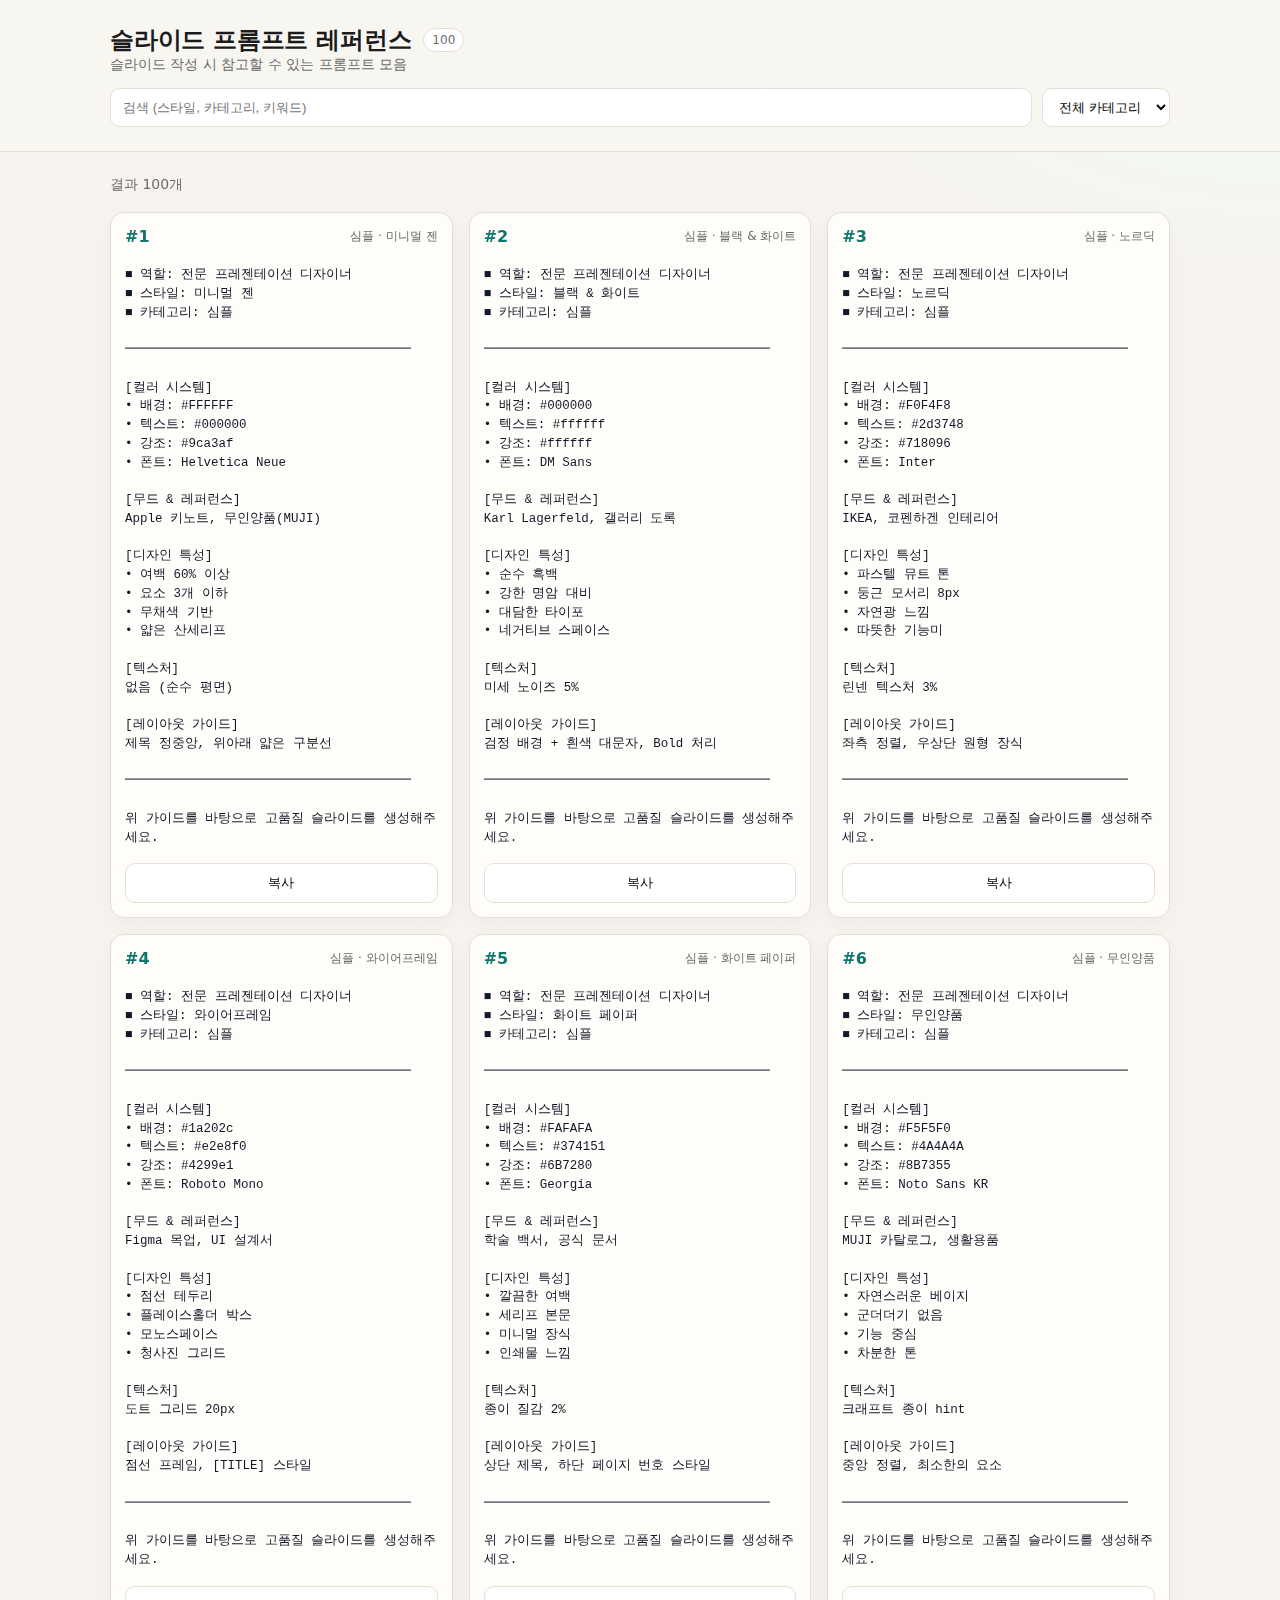
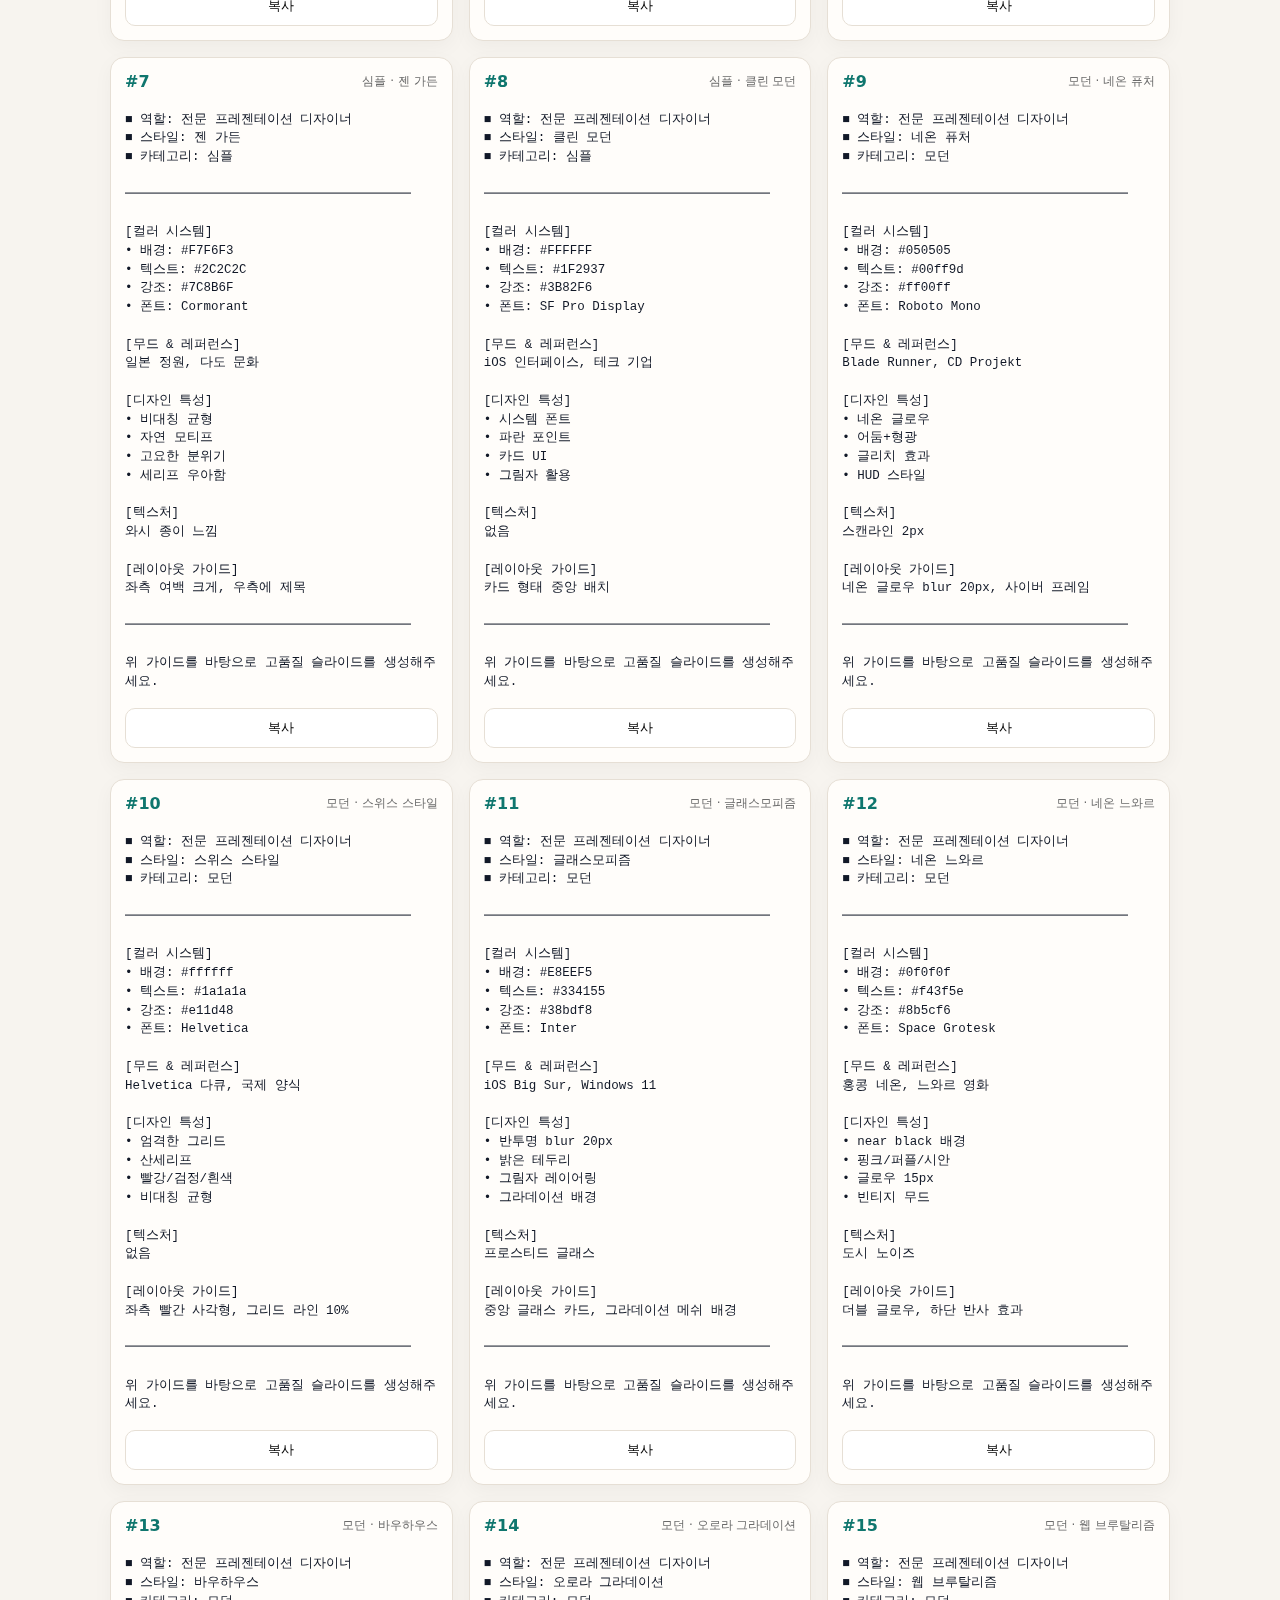
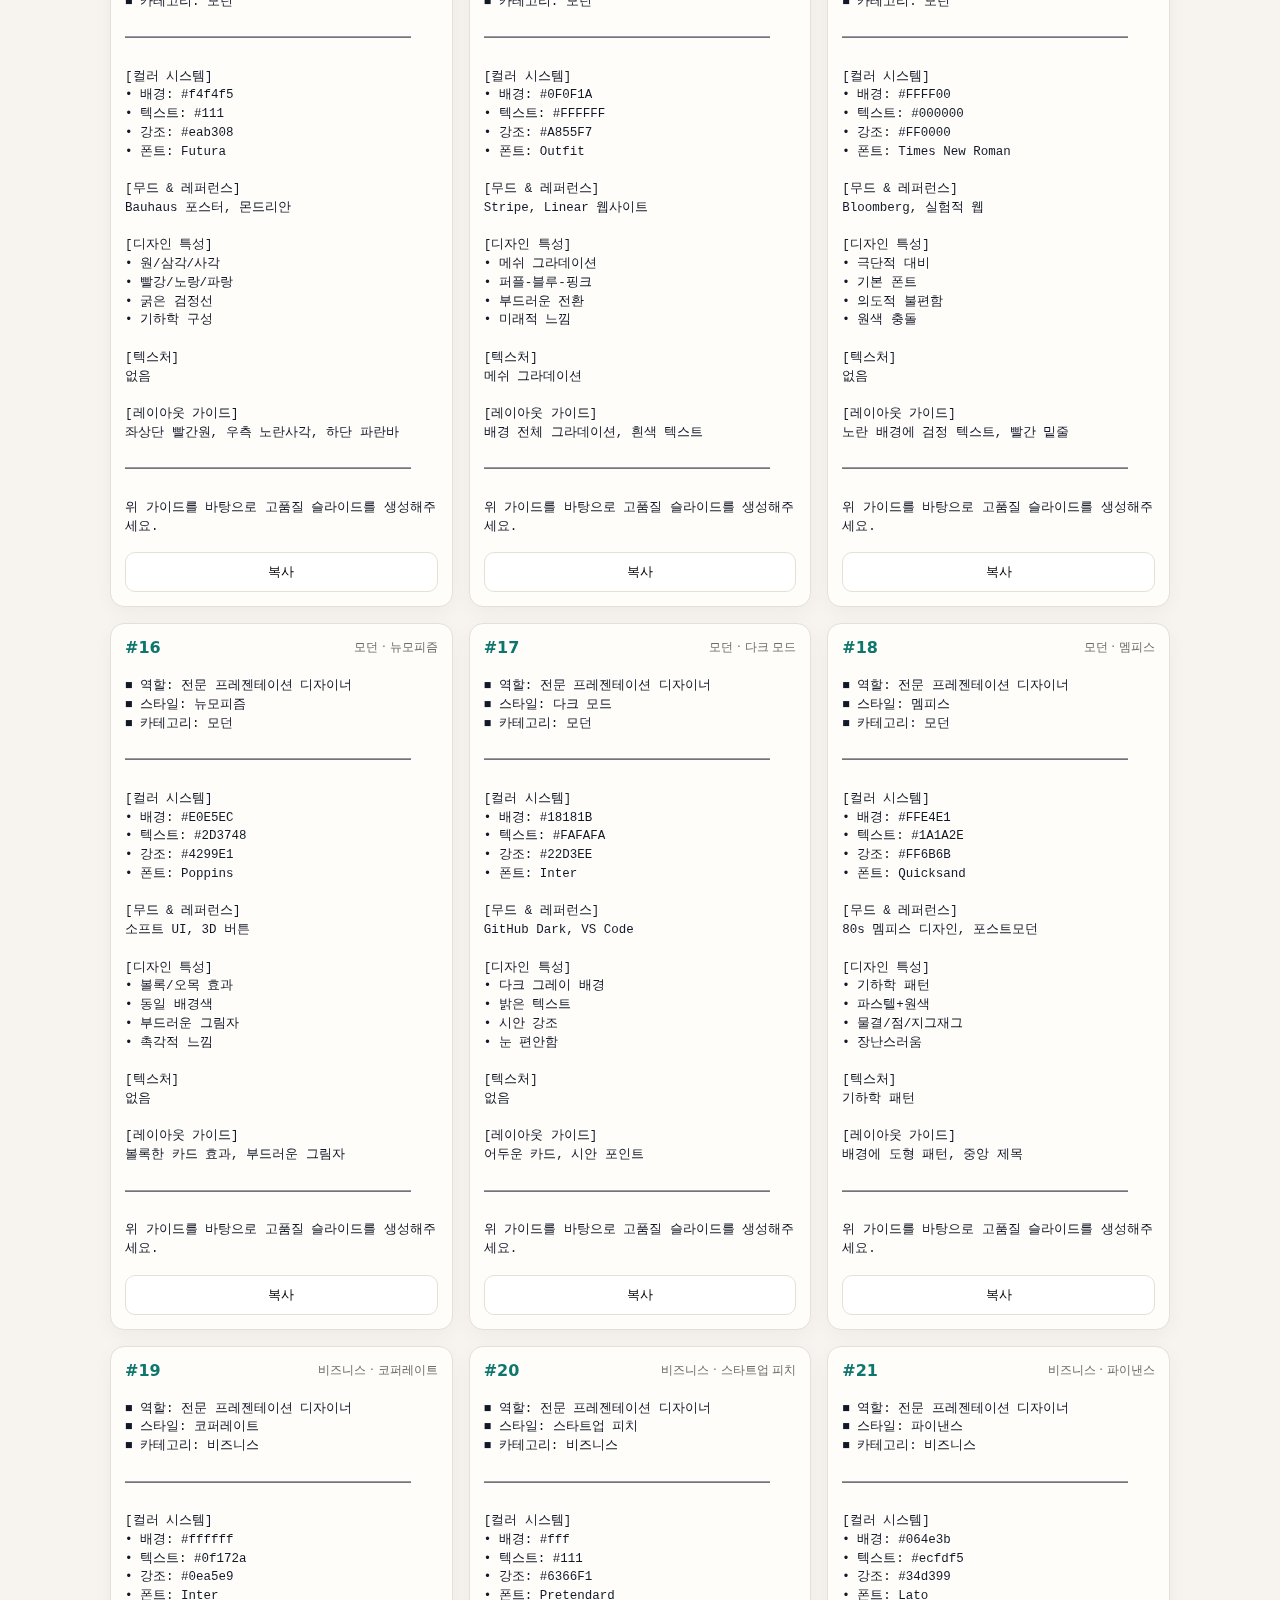
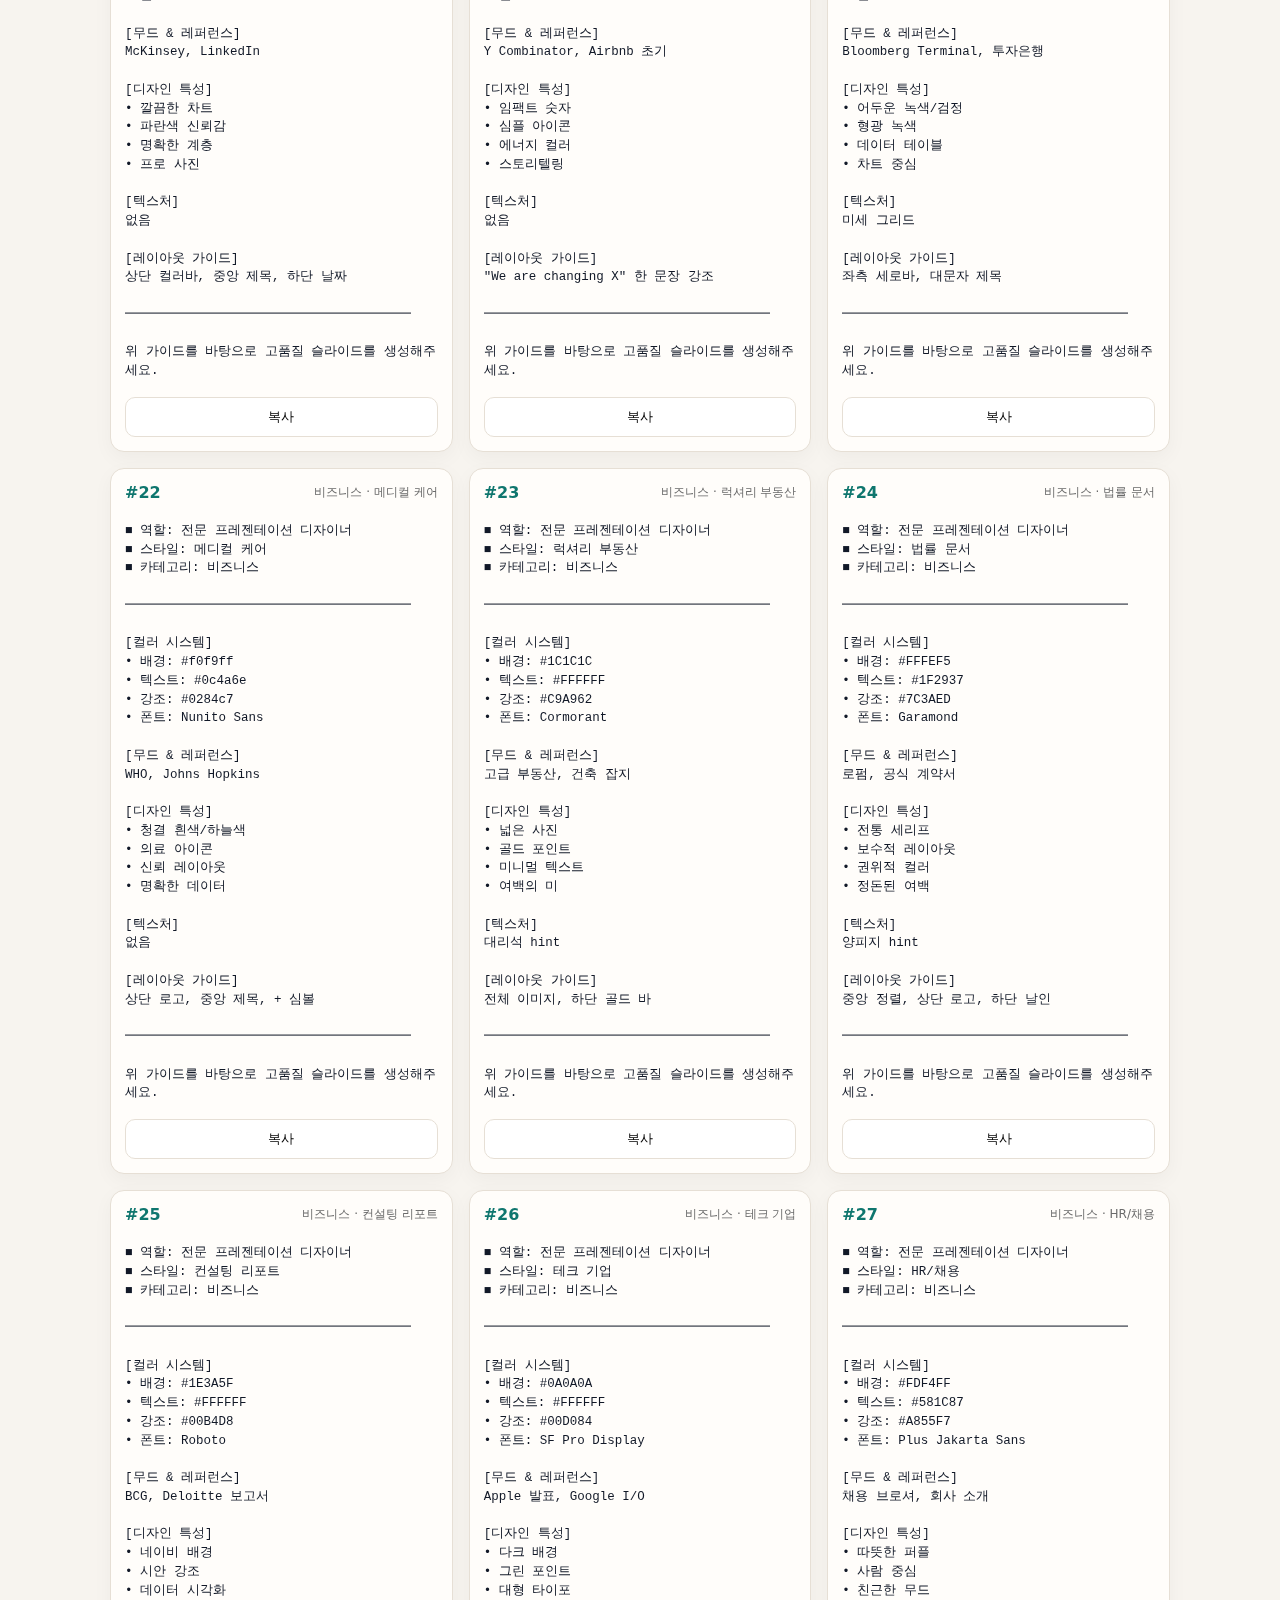
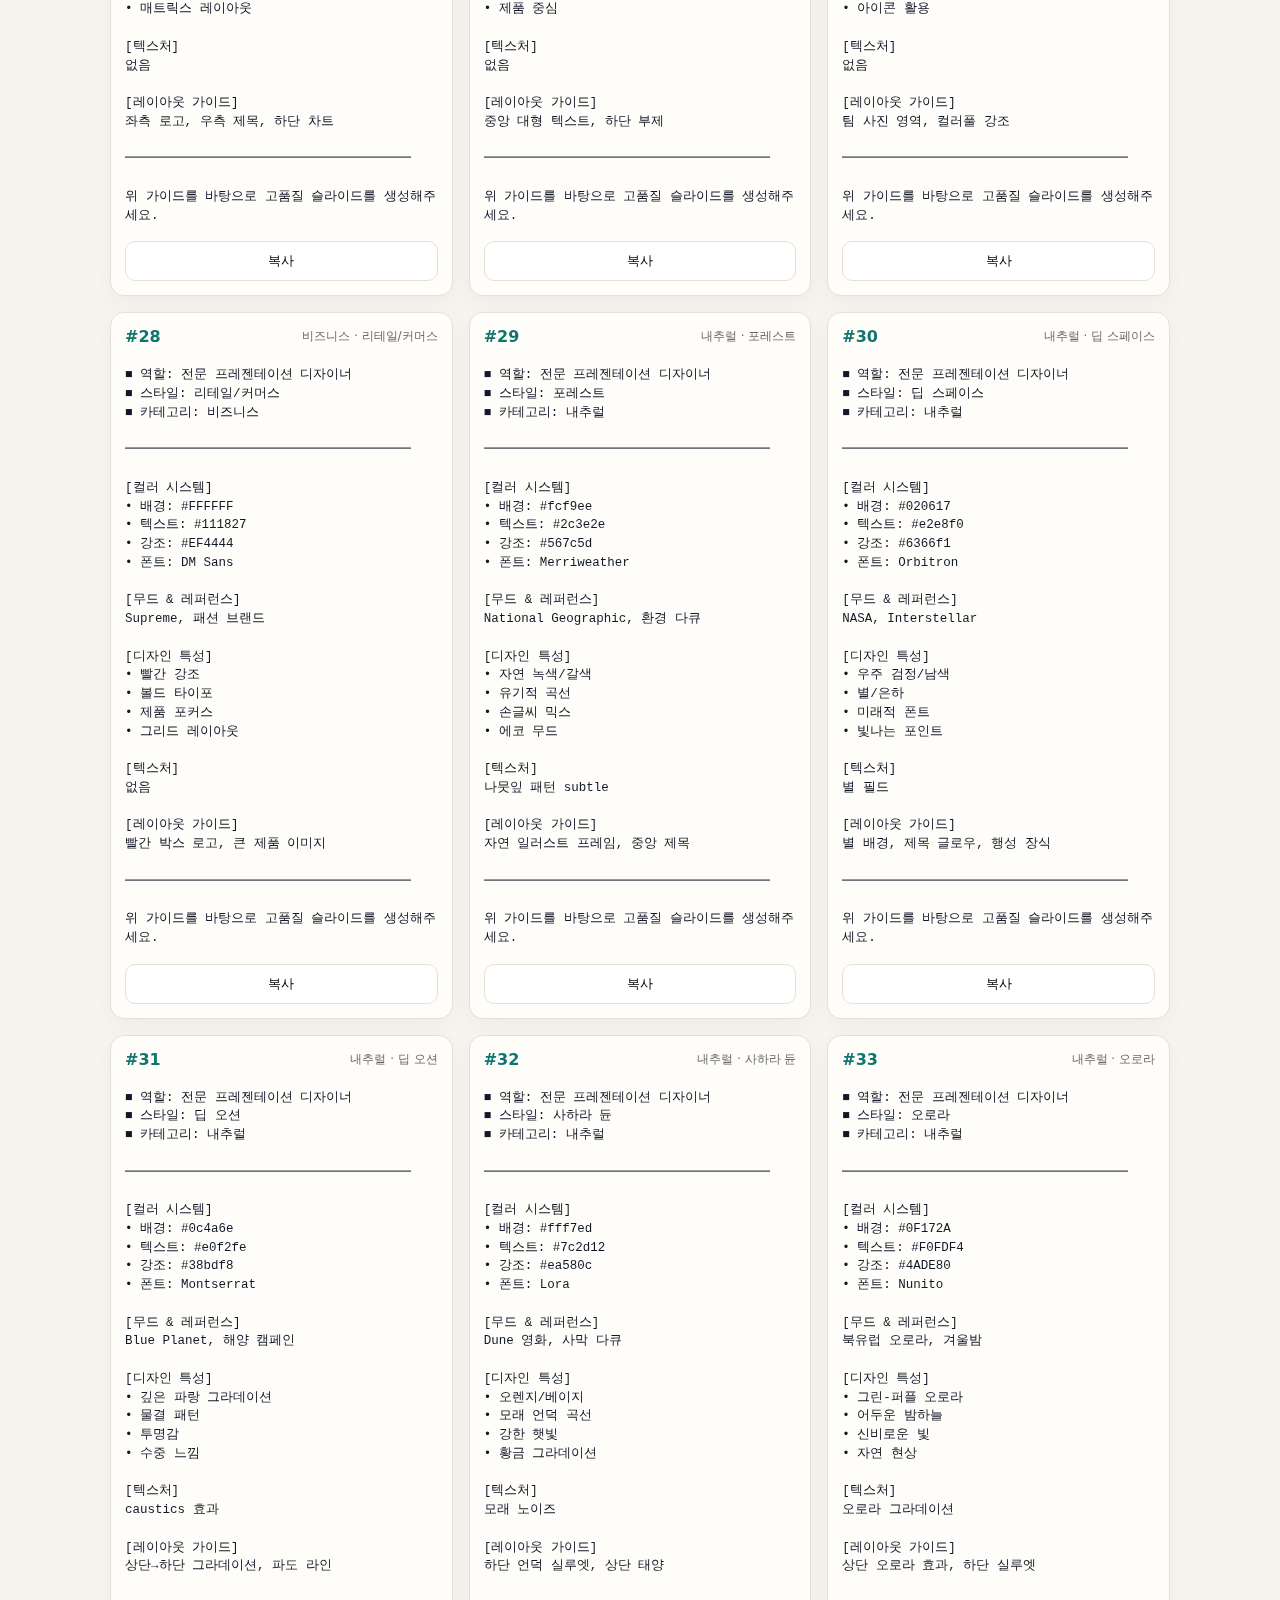
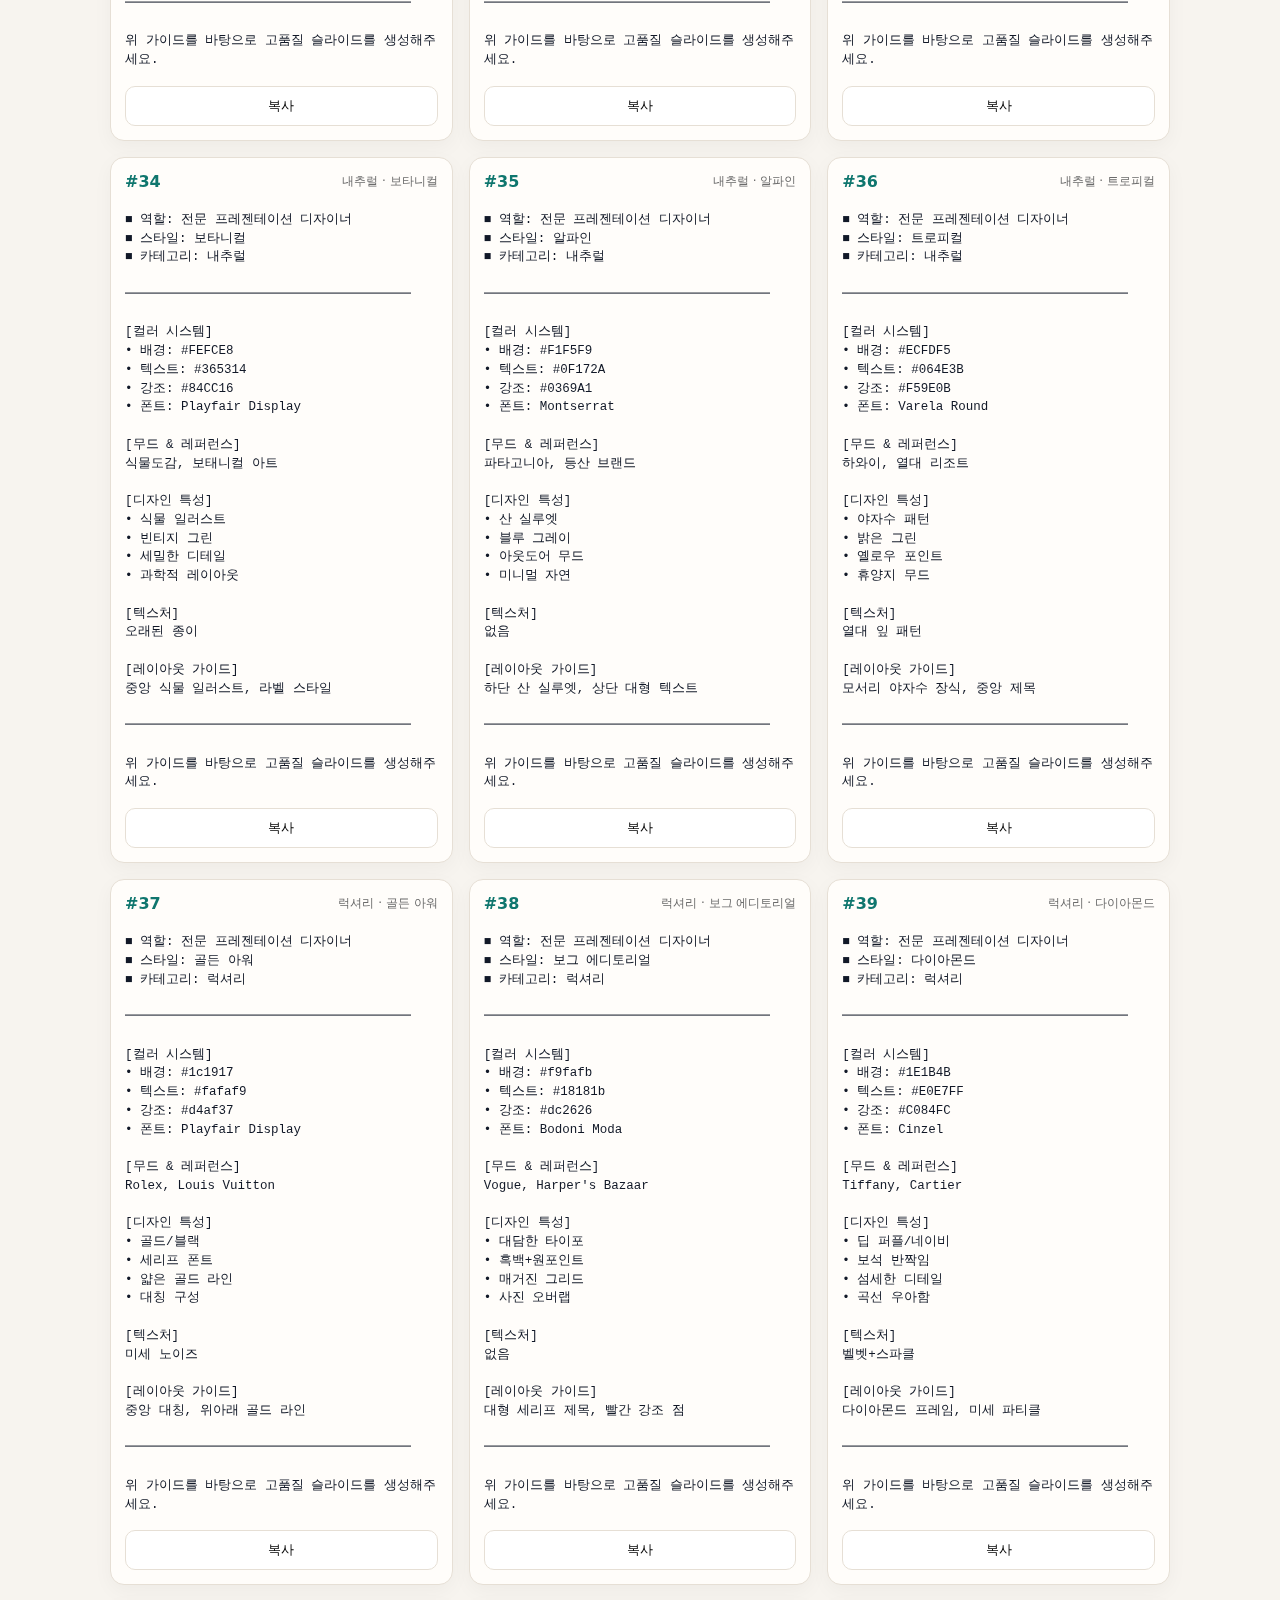
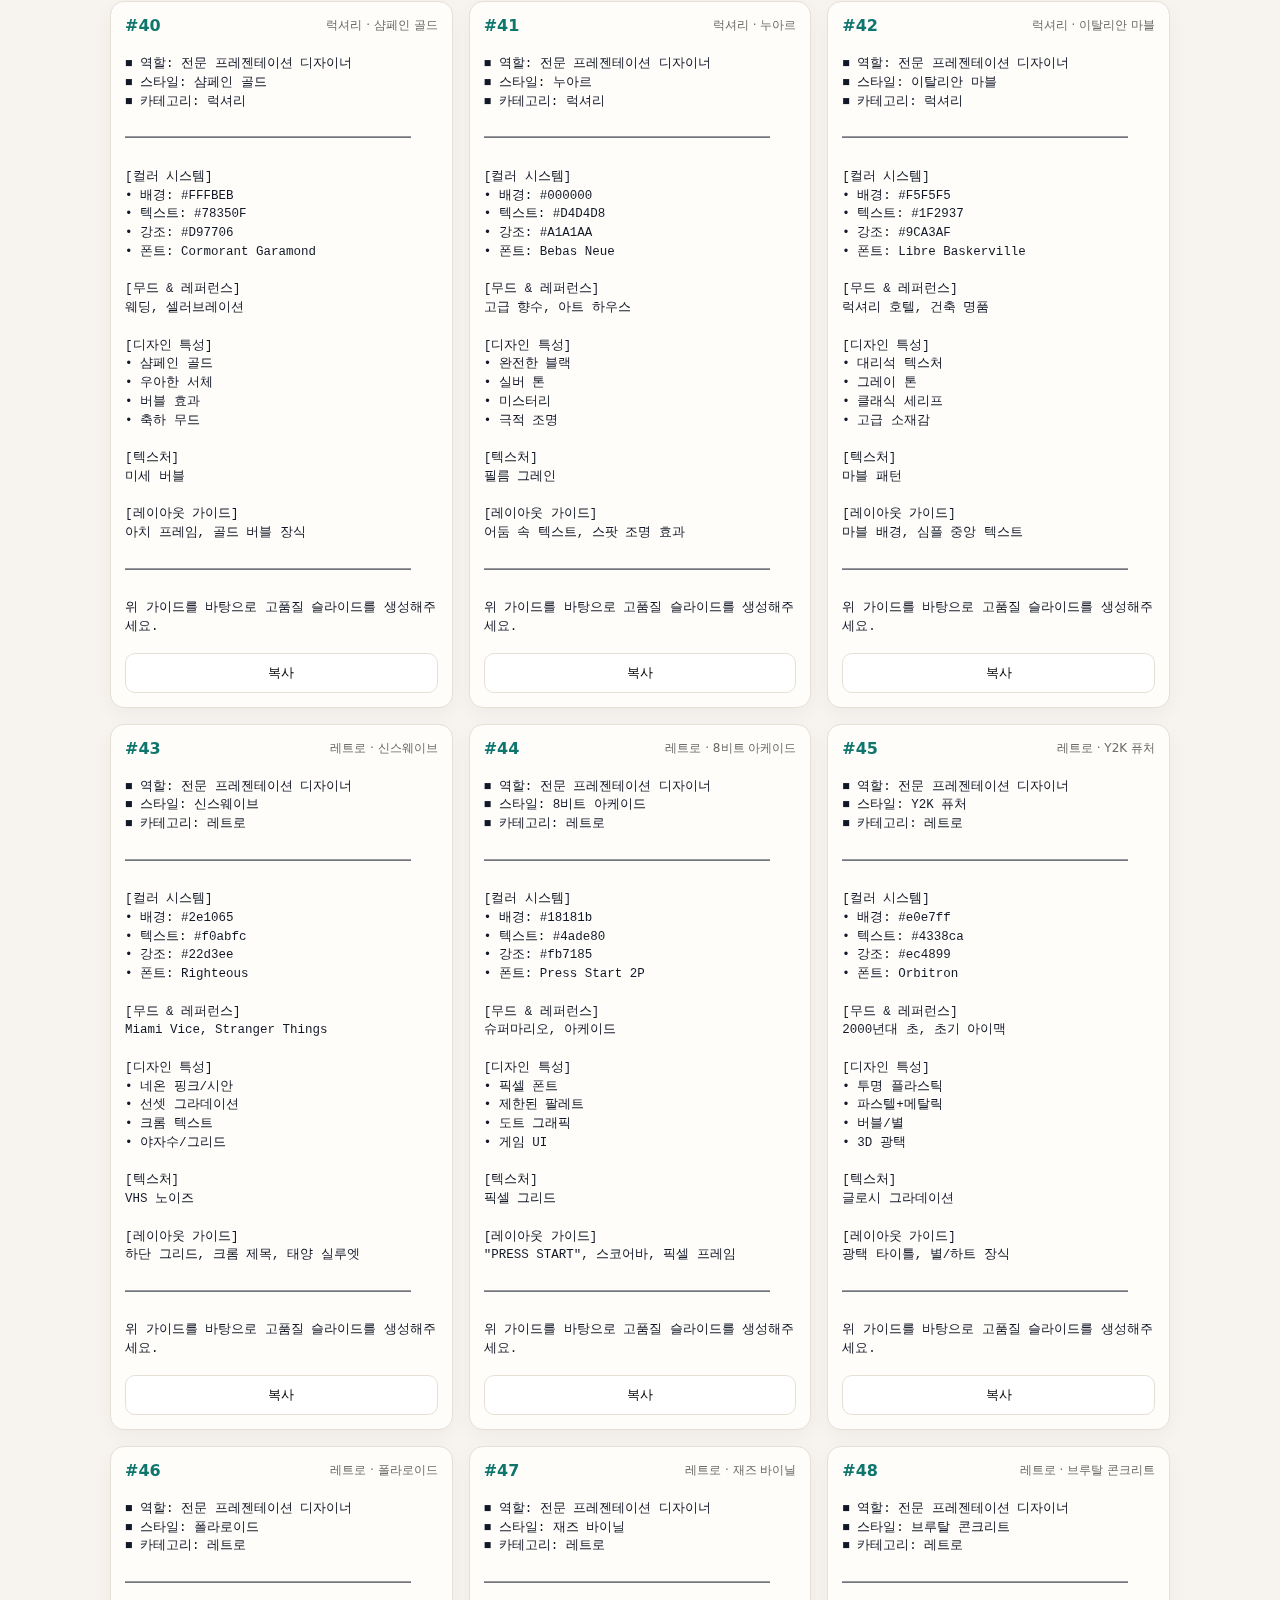
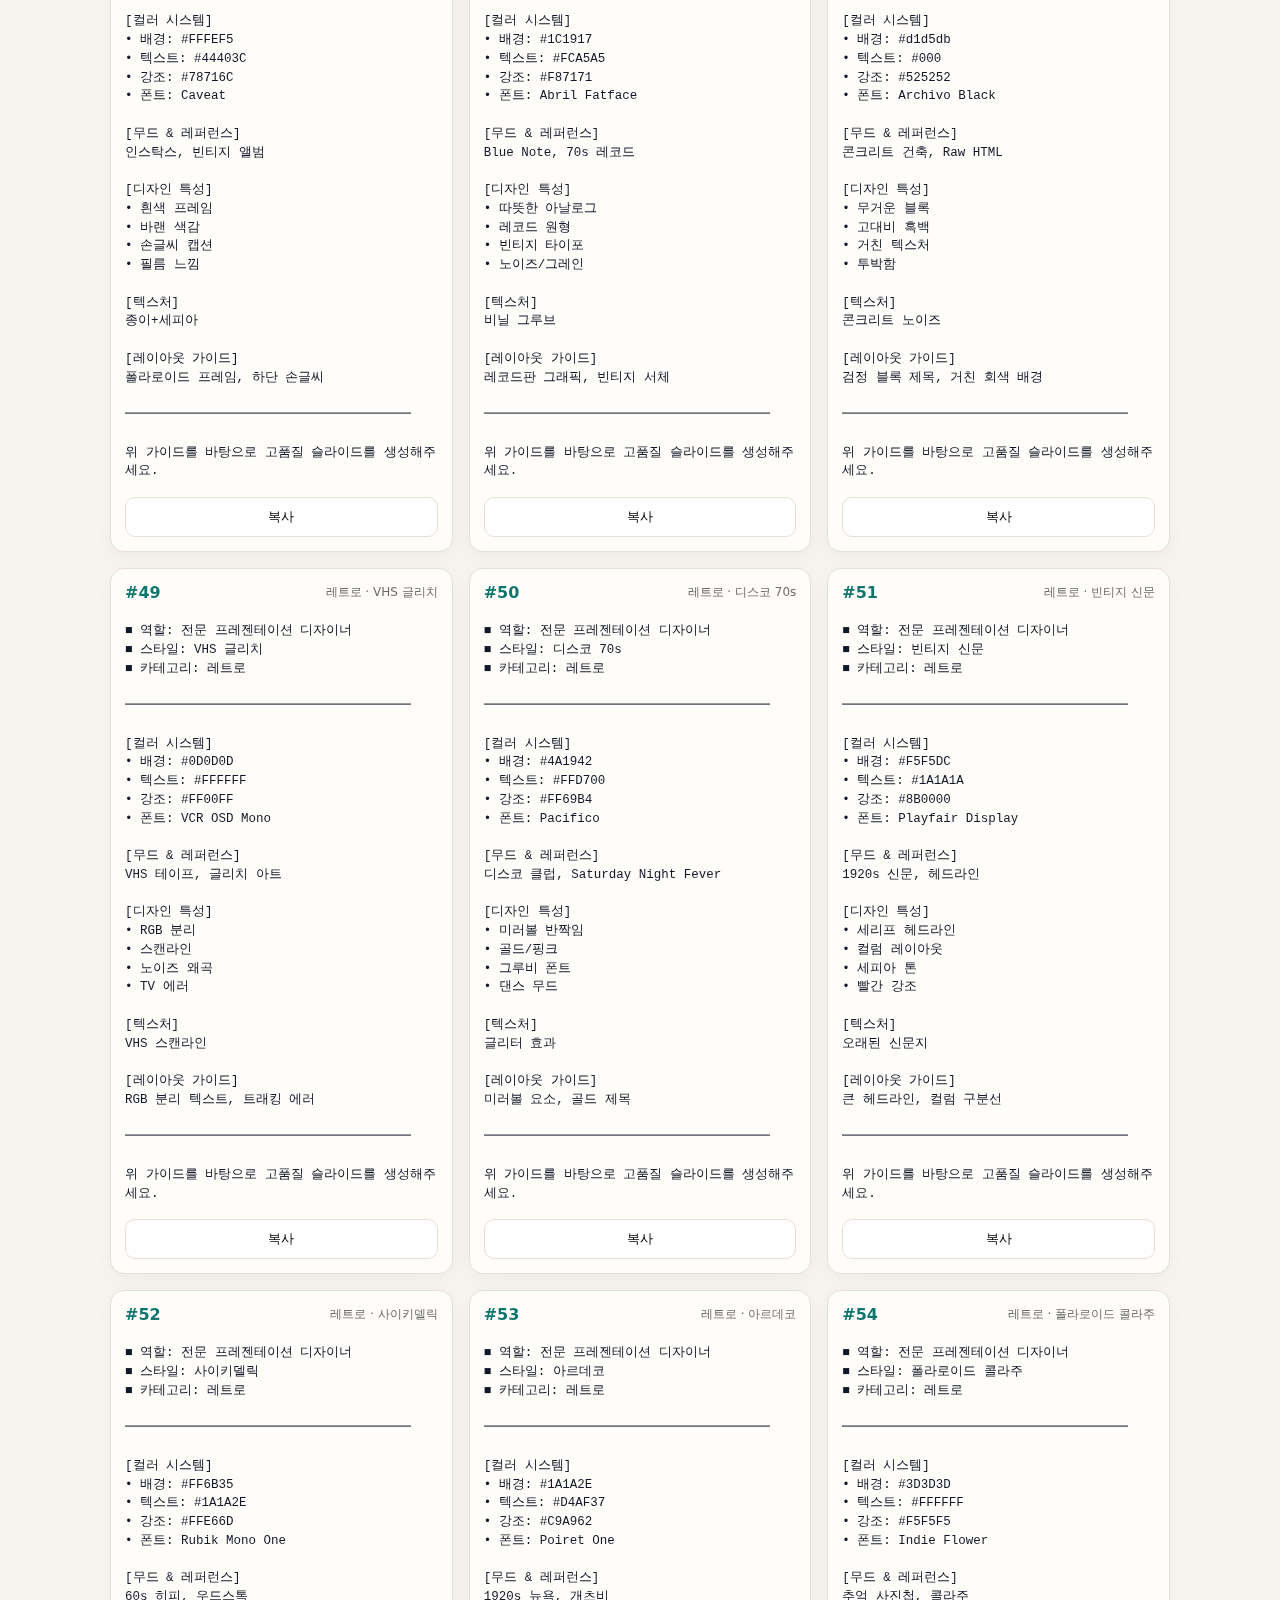
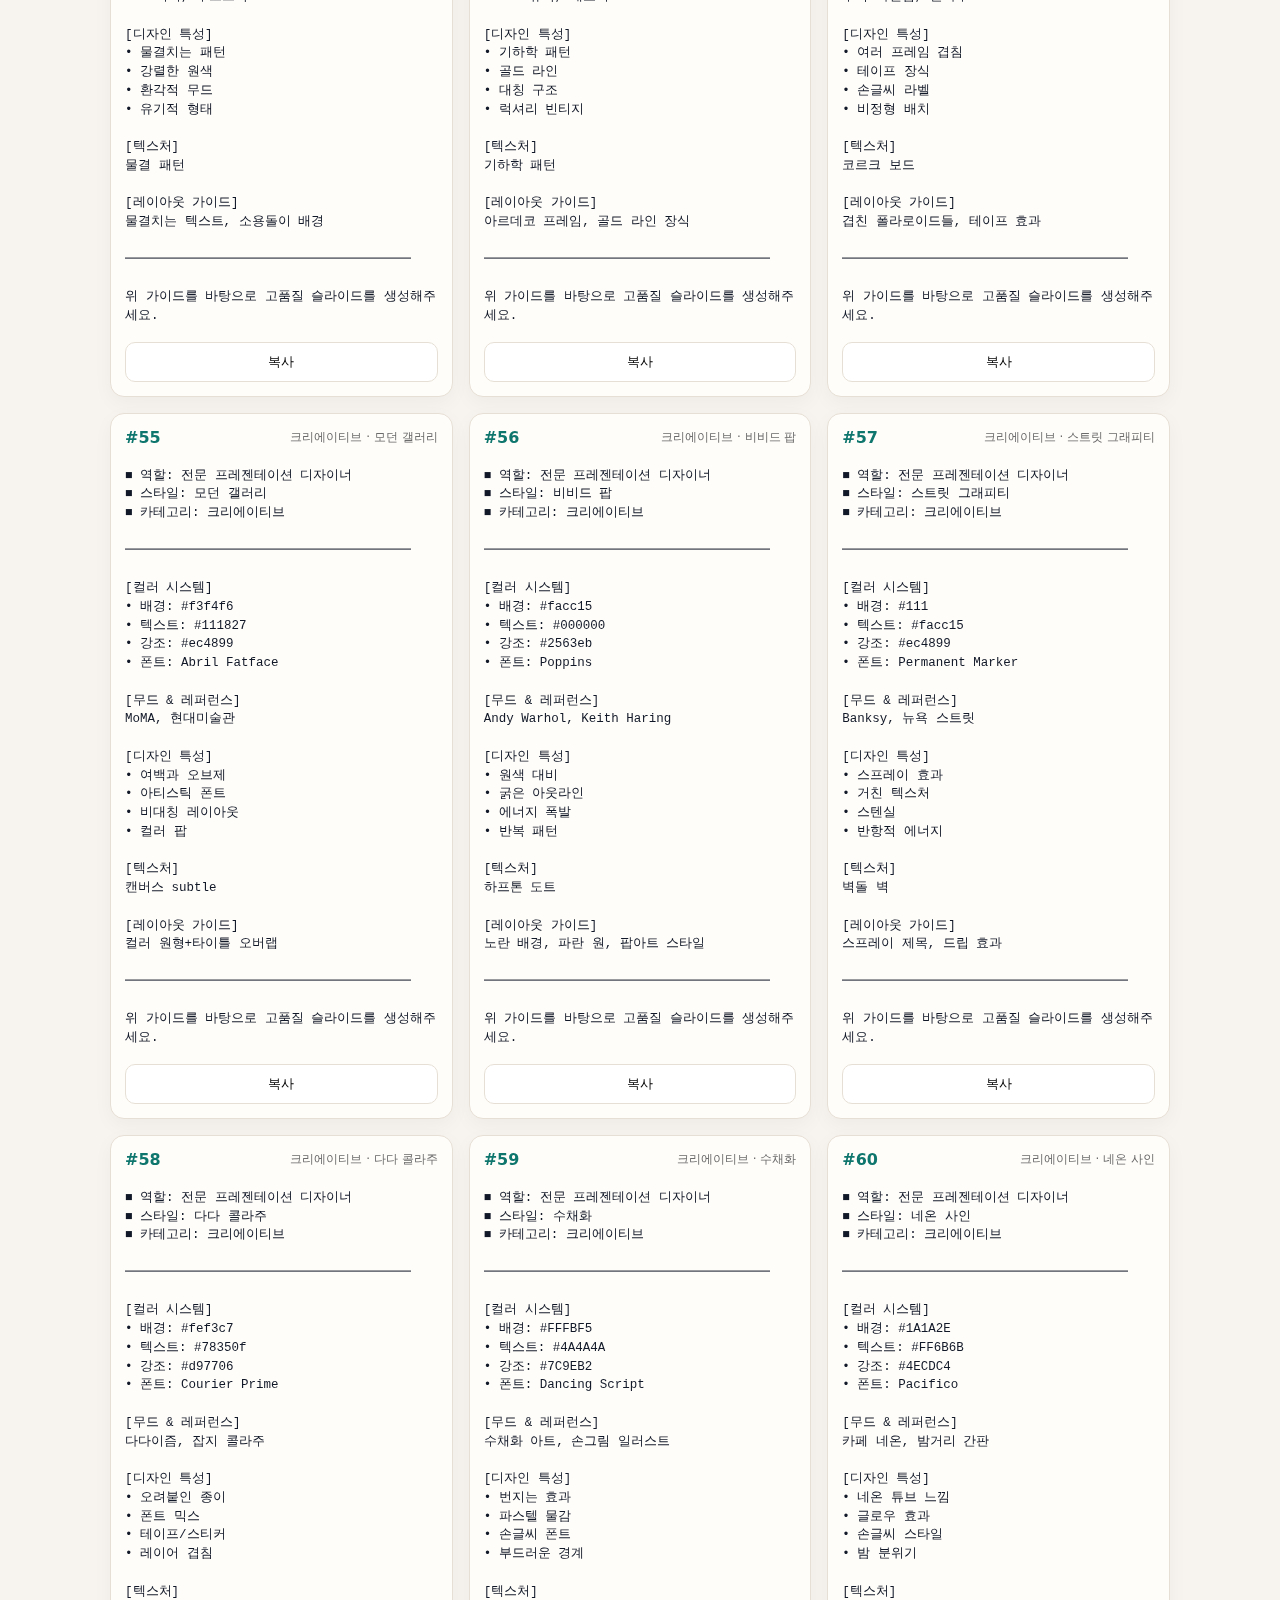
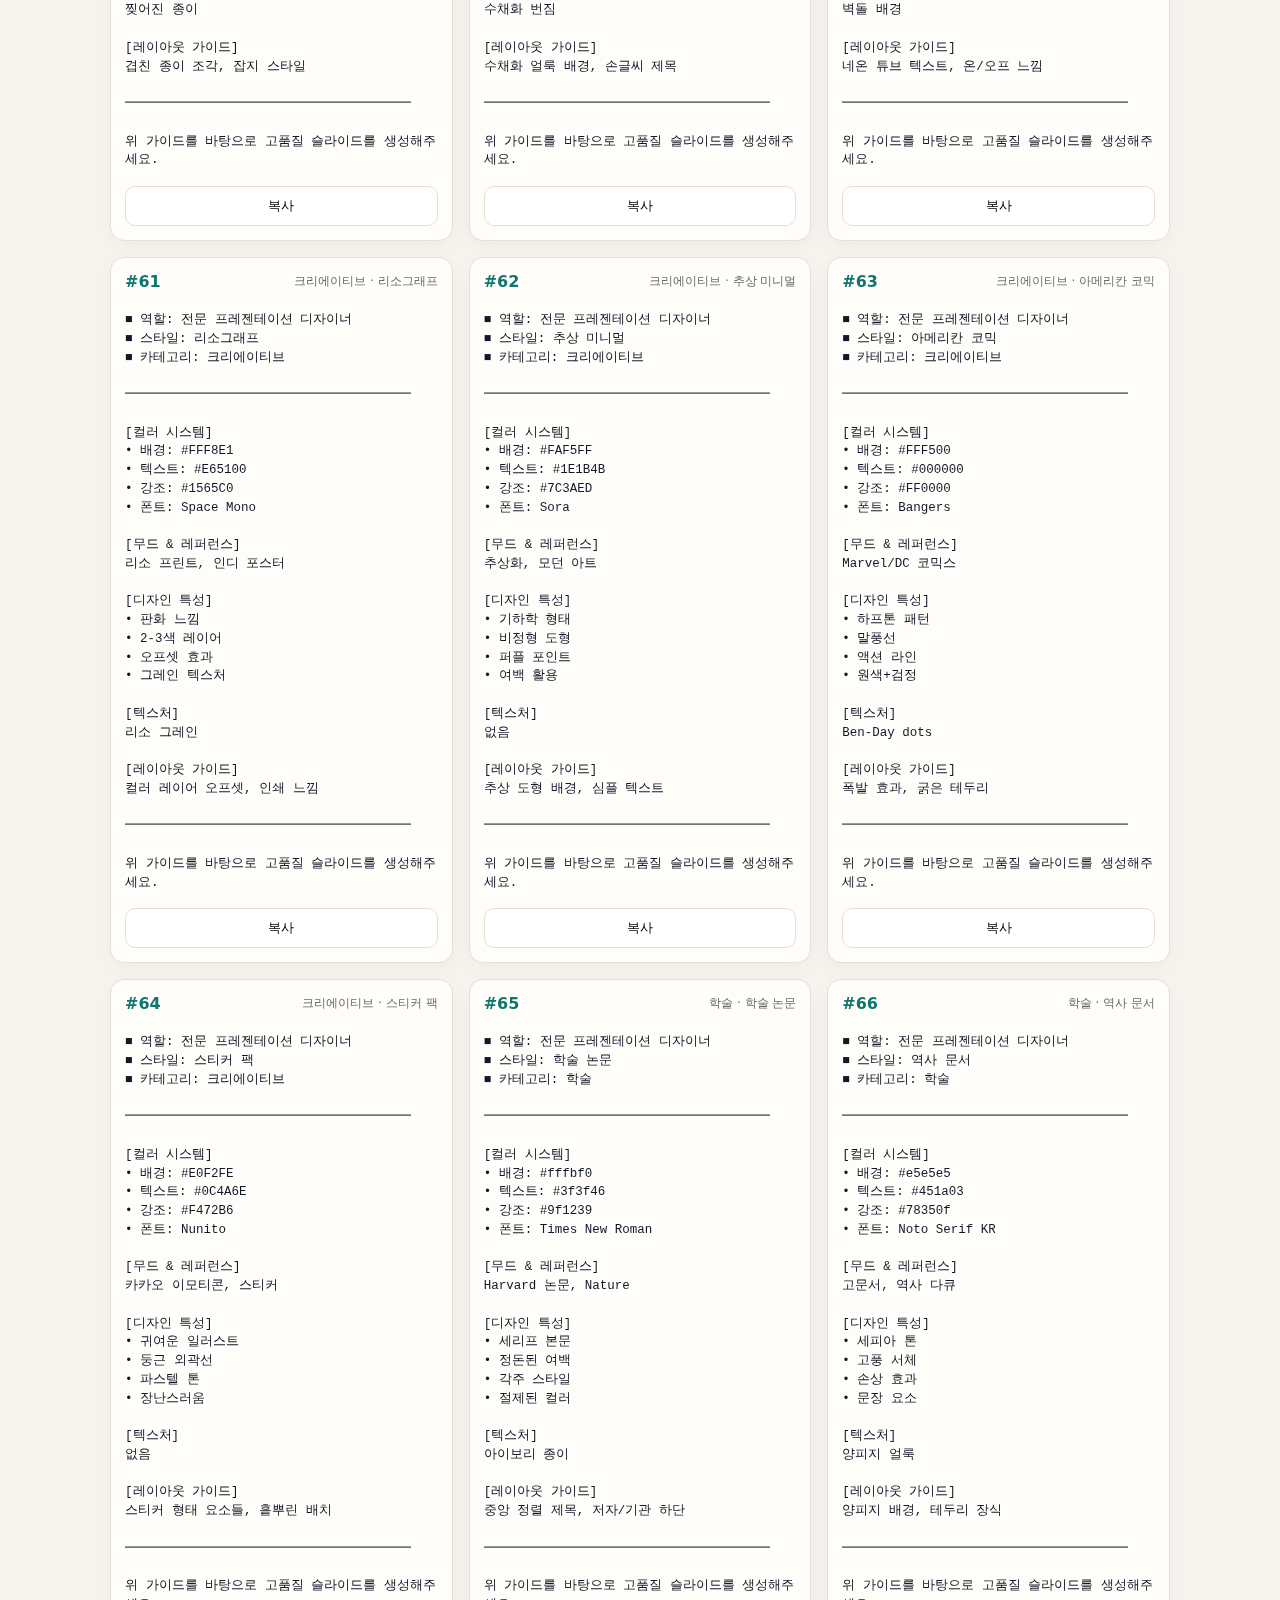
<file: PDS/Slides Prompt 100.html>
<!doctype html>
<html lang="ko">
<head>
<meta charset="utf-8" />
<meta name="viewport" content="width=device-width, initial-scale=1" />
<title>슬라이드 프롬프트 레퍼런스 (100)</title>
<style>
:root{--bg:#f7f4ef;--ink:#1b1b1b;--muted:#6b6b6b;--card:#fffdfa;--accent:#d97706;--accent-2:#0f766e;--line:#e6dfd5;--mono:#111827;}
*{box-sizing:border-box}
body{margin:0;font-family:ui-sans-serif,system-ui,-apple-system,Segoe UI,Roboto,Helvetica,Arial,"Noto Sans KR",sans-serif;background:radial-gradient(1200px 600px at 10% -10%, #fff7ed 0%, transparent 60%),radial-gradient(900px 500px at 100% 0%, #ecfdf3 0%, transparent 55%),var(--bg);color:var(--ink)}
header{position:sticky;top:0;backdrop-filter:saturate(140%) blur(6px);background:color-mix(in oklab,var(--bg) 85%, white 15%);border-bottom:1px solid var(--line);z-index:10}
.wrap{max-width:1100px;margin:0 auto;padding:24px 20px}
.title{display:flex;gap:12px;align-items:center}
.badge{font-size:12px;padding:4px 8px;border:1px solid var(--line);border-radius:999px;color:var(--muted);background:#fff}
.h1{font-size:24px;font-weight:700;letter-spacing:-0.01em}
.sub{color:var(--muted);font-size:14px}
.controls{display:flex;gap:10px;flex-wrap:wrap;margin-top:14px}
input[type="search"]{flex:1;min-width:240px;padding:10px 12px;border:1px solid var(--line);border-radius:10px;background:#fff;outline:none}
select,button{padding:10px 12px;border:1px solid var(--line);border-radius:10px;background:#fff;cursor:pointer}
button.primary{background:var(--accent);color:white;border-color:var(--accent)}
.grid{display:grid;grid-template-columns:repeat(auto-fill,minmax(280px,1fr));gap:16px;margin-top:18px}
.card{background:var(--card);border:1px solid var(--line);border-radius:14px;box-shadow:0 6px 20px rgba(0,0,0,0.04);display:flex;flex-direction:column;overflow:hidden}
.card header{position:static;background:transparent;border:0}
.card .meta{display:flex;justify-content:space-between;align-items:center;padding:14px 14px 8px}
.card .idx{font-weight:700;color:var(--accent-2)}
.card .tags{font-size:12px;color:var(--muted)}
.card pre{margin:0;padding:12px 14px 16px;white-space:pre-wrap;font-family:ui-monospace,SFMono-Regular,Menlo,Monaco,Consolas,"Liberation Mono",monospace;font-size:12.5px;color:var(--mono);line-height:1.5}
.card .actions{display:flex;gap:8px;padding:0 14px 14px}
.card .actions button{flex:1}
small.note{color:var(--muted)}
footer{padding:24px 20px;color:var(--muted);font-size:12px;text-align:center}
mark{background: #fef3c7; padding:0 2px; border-radius:4px}
</style>
</head>
<body>
<header>
  <div class="wrap">
    <div class="title">
      <div class="h1">슬라이드 프롬프트 레퍼런스</div>
      <span class="badge">100</span>
    </div>
    <div class="sub">슬라이드 작성 시 참고할 수 있는 프롬프트 모음</div>
    <div class="controls">
      <input id="q" type="search" placeholder="검색 (스타일, 카테고리, 키워드)" />
      <select id="cat">
        <option value="">전체 카테고리</option>
      </select>
    </div>
  </div>
</header>

<main class="wrap">
  <div id="count" class="sub"></div>
  <div id="grid" class="grid"></div>
</main>

<footer>
  <small class="note">단일 HTML · 오프라인 동작</small>
</footer>

<script>
const DATA = [{"idx": "#1", "style": "미니멀 젠", "category": "심플", "text": "■ 역할: 전문 프레젠테이션 디자이너\n■ 스타일: 미니멀 젠\n■ 카테고리: 심플\n\n━━━━━━━━━━━━━━━━━━━━━━\n\n[컬러 시스템]\n• 배경: #FFFFFF\n• 텍스트: #000000\n• 강조: #9ca3af\n• 폰트: Helvetica Neue\n\n[무드 & 레퍼런스]\nApple 키노트, 무인양품(MUJI)\n\n[디자인 특성]\n• 여백 60% 이상\n• 요소 3개 이하\n• 무채색 기반\n• 얇은 산세리프\n\n[텍스처]\n없음 (순수 평면)\n\n[레이아웃 가이드]\n제목 정중앙, 위아래 얇은 구분선\n\n━━━━━━━━━━━━━━━━━━━━━━\n\n위 가이드를 바탕으로 고품질 슬라이드를 생성해주세요."}, {"idx": "#2", "style": "블랙 & 화이트", "category": "심플", "text": "■ 역할: 전문 프레젠테이션 디자이너\n■ 스타일: 블랙 & 화이트\n■ 카테고리: 심플\n\n━━━━━━━━━━━━━━━━━━━━━━\n\n[컬러 시스템]\n• 배경: #000000\n• 텍스트: #ffffff\n• 강조: #ffffff\n• 폰트: DM Sans\n\n[무드 & 레퍼런스]\nKarl Lagerfeld, 갤러리 도록\n\n[디자인 특성]\n• 순수 흑백\n• 강한 명암 대비\n• 대담한 타이포\n• 네거티브 스페이스\n\n[텍스처]\n미세 노이즈 5%\n\n[레이아웃 가이드]\n검정 배경 + 흰색 대문자, Bold 처리\n\n━━━━━━━━━━━━━━━━━━━━━━\n\n위 가이드를 바탕으로 고품질 슬라이드를 생성해주세요."}, {"idx": "#3", "style": "노르딕", "category": "심플", "text": "■ 역할: 전문 프레젠테이션 디자이너\n■ 스타일: 노르딕\n■ 카테고리: 심플\n\n━━━━━━━━━━━━━━━━━━━━━━\n\n[컬러 시스템]\n• 배경: #F0F4F8\n• 텍스트: #2d3748\n• 강조: #718096\n• 폰트: Inter\n\n[무드 & 레퍼런스]\nIKEA, 코펜하겐 인테리어\n\n[디자인 특성]\n• 파스텔 뮤트 톤\n• 둥근 모서리 8px\n• 자연광 느낌\n• 따뜻한 기능미\n\n[텍스처]\n린넨 텍스처 3%\n\n[레이아웃 가이드]\n좌측 정렬, 우상단 원형 장식\n\n━━━━━━━━━━━━━━━━━━━━━━\n\n위 가이드를 바탕으로 고품질 슬라이드를 생성해주세요."}, {"idx": "#4", "style": "와이어프레임", "category": "심플", "text": "■ 역할: 전문 프레젠테이션 디자이너\n■ 스타일: 와이어프레임\n■ 카테고리: 심플\n\n━━━━━━━━━━━━━━━━━━━━━━\n\n[컬러 시스템]\n• 배경: #1a202c\n• 텍스트: #e2e8f0\n• 강조: #4299e1\n• 폰트: Roboto Mono\n\n[무드 & 레퍼런스]\nFigma 목업, UI 설계서\n\n[디자인 특성]\n• 점선 테두리\n• 플레이스홀더 박스\n• 모노스페이스\n• 청사진 그리드\n\n[텍스처]\n도트 그리드 20px\n\n[레이아웃 가이드]\n점선 프레임, [TITLE] 스타일\n\n━━━━━━━━━━━━━━━━━━━━━━\n\n위 가이드를 바탕으로 고품질 슬라이드를 생성해주세요."}, {"idx": "#5", "style": "화이트 페이퍼", "category": "심플", "text": "■ 역할: 전문 프레젠테이션 디자이너\n■ 스타일: 화이트 페이퍼\n■ 카테고리: 심플\n\n━━━━━━━━━━━━━━━━━━━━━━\n\n[컬러 시스템]\n• 배경: #FAFAFA\n• 텍스트: #374151\n• 강조: #6B7280\n• 폰트: Georgia\n\n[무드 & 레퍼런스]\n학술 백서, 공식 문서\n\n[디자인 특성]\n• 깔끔한 여백\n• 세리프 본문\n• 미니멀 장식\n• 인쇄물 느낌\n\n[텍스처]\n종이 질감 2%\n\n[레이아웃 가이드]\n상단 제목, 하단 페이지 번호 스타일\n\n━━━━━━━━━━━━━━━━━━━━━━\n\n위 가이드를 바탕으로 고품질 슬라이드를 생성해주세요."}, {"idx": "#6", "style": "무인양품", "category": "심플", "text": "■ 역할: 전문 프레젠테이션 디자이너\n■ 스타일: 무인양품\n■ 카테고리: 심플\n\n━━━━━━━━━━━━━━━━━━━━━━\n\n[컬러 시스템]\n• 배경: #F5F5F0\n• 텍스트: #4A4A4A\n• 강조: #8B7355\n• 폰트: Noto Sans KR\n\n[무드 & 레퍼런스]\nMUJI 카탈로그, 생활용품\n\n[디자인 특성]\n• 자연스러운 베이지\n• 군더더기 없음\n• 기능 중심\n• 차분한 톤\n\n[텍스처]\n크래프트 종이 hint\n\n[레이아웃 가이드]\n중앙 정렬, 최소한의 요소\n\n━━━━━━━━━━━━━━━━━━━━━━\n\n위 가이드를 바탕으로 고품질 슬라이드를 생성해주세요."}, {"idx": "#7", "style": "젠 가든", "category": "심플", "text": "■ 역할: 전문 프레젠테이션 디자이너\n■ 스타일: 젠 가든\n■ 카테고리: 심플\n\n━━━━━━━━━━━━━━━━━━━━━━\n\n[컬러 시스템]\n• 배경: #F7F6F3\n• 텍스트: #2C2C2C\n• 강조: #7C8B6F\n• 폰트: Cormorant\n\n[무드 & 레퍼런스]\n일본 정원, 다도 문화\n\n[디자인 특성]\n• 비대칭 균형\n• 자연 모티프\n• 고요한 분위기\n• 세리프 우아함\n\n[텍스처]\n와시 종이 느낌\n\n[레이아웃 가이드]\n좌측 여백 크게, 우측에 제목\n\n━━━━━━━━━━━━━━━━━━━━━━\n\n위 가이드를 바탕으로 고품질 슬라이드를 생성해주세요."}, {"idx": "#8", "style": "클린 모던", "category": "심플", "text": "■ 역할: 전문 프레젠테이션 디자이너\n■ 스타일: 클린 모던\n■ 카테고리: 심플\n\n━━━━━━━━━━━━━━━━━━━━━━\n\n[컬러 시스템]\n• 배경: #FFFFFF\n• 텍스트: #1F2937\n• 강조: #3B82F6\n• 폰트: SF Pro Display\n\n[무드 & 레퍼런스]\niOS 인터페이스, 테크 기업\n\n[디자인 특성]\n• 시스템 폰트\n• 파란 포인트\n• 카드 UI\n• 그림자 활용\n\n[텍스처]\n없음\n\n[레이아웃 가이드]\n카드 형태 중앙 배치\n\n━━━━━━━━━━━━━━━━━━━━━━\n\n위 가이드를 바탕으로 고품질 슬라이드를 생성해주세요."}, {"idx": "#9", "style": "네온 퓨처", "category": "모던", "text": "■ 역할: 전문 프레젠테이션 디자이너\n■ 스타일: 네온 퓨처\n■ 카테고리: 모던\n\n━━━━━━━━━━━━━━━━━━━━━━\n\n[컬러 시스템]\n• 배경: #050505\n• 텍스트: #00ff9d\n• 강조: #ff00ff\n• 폰트: Roboto Mono\n\n[무드 & 레퍼런스]\nBlade Runner, CD Projekt\n\n[디자인 특성]\n• 네온 글로우\n• 어둠+형광\n• 글리치 효과\n• HUD 스타일\n\n[텍스처]\n스캔라인 2px\n\n[레이아웃 가이드]\n네온 글로우 blur 20px, 사이버 프레임\n\n━━━━━━━━━━━━━━━━━━━━━━\n\n위 가이드를 바탕으로 고품질 슬라이드를 생성해주세요."}, {"idx": "#10", "style": "스위스 스타일", "category": "모던", "text": "■ 역할: 전문 프레젠테이션 디자이너\n■ 스타일: 스위스 스타일\n■ 카테고리: 모던\n\n━━━━━━━━━━━━━━━━━━━━━━\n\n[컬러 시스템]\n• 배경: #ffffff\n• 텍스트: #1a1a1a\n• 강조: #e11d48\n• 폰트: Helvetica\n\n[무드 & 레퍼런스]\nHelvetica 다큐, 국제 양식\n\n[디자인 특성]\n• 엄격한 그리드\n• 산세리프\n• 빨강/검정/흰색\n• 비대칭 균형\n\n[텍스처]\n없음\n\n[레이아웃 가이드]\n좌측 빨간 사각형, 그리드 라인 10%\n\n━━━━━━━━━━━━━━━━━━━━━━\n\n위 가이드를 바탕으로 고품질 슬라이드를 생성해주세요."}, {"idx": "#11", "style": "글래스모피즘", "category": "모던", "text": "■ 역할: 전문 프레젠테이션 디자이너\n■ 스타일: 글래스모피즘\n■ 카테고리: 모던\n\n━━━━━━━━━━━━━━━━━━━━━━\n\n[컬러 시스템]\n• 배경: #E8EEF5\n• 텍스트: #334155\n• 강조: #38bdf8\n• 폰트: Inter\n\n[무드 & 레퍼런스]\niOS Big Sur, Windows 11\n\n[디자인 특성]\n• 반투명 blur 20px\n• 밝은 테두리\n• 그림자 레이어링\n• 그라데이션 배경\n\n[텍스처]\n프로스티드 글래스\n\n[레이아웃 가이드]\n중앙 글래스 카드, 그라데이션 메쉬 배경\n\n━━━━━━━━━━━━━━━━━━━━━━\n\n위 가이드를 바탕으로 고품질 슬라이드를 생성해주세요."}, {"idx": "#12", "style": "네온 느와르", "category": "모던", "text": "■ 역할: 전문 프레젠테이션 디자이너\n■ 스타일: 네온 느와르\n■ 카테고리: 모던\n\n━━━━━━━━━━━━━━━━━━━━━━\n\n[컬러 시스템]\n• 배경: #0f0f0f\n• 텍스트: #f43f5e\n• 강조: #8b5cf6\n• 폰트: Space Grotesk\n\n[무드 & 레퍼런스]\n홍콩 네온, 느와르 영화\n\n[디자인 특성]\n• near black 배경\n• 핑크/퍼플/시안\n• 글로우 15px\n• 빈티지 무드\n\n[텍스처]\n도시 노이즈\n\n[레이아웃 가이드]\n더블 글로우, 하단 반사 효과\n\n━━━━━━━━━━━━━━━━━━━━━━\n\n위 가이드를 바탕으로 고품질 슬라이드를 생성해주세요."}, {"idx": "#13", "style": "바우하우스", "category": "모던", "text": "■ 역할: 전문 프레젠테이션 디자이너\n■ 스타일: 바우하우스\n■ 카테고리: 모던\n\n━━━━━━━━━━━━━━━━━━━━━━\n\n[컬러 시스템]\n• 배경: #f4f4f5\n• 텍스트: #111\n• 강조: #eab308\n• 폰트: Futura\n\n[무드 & 레퍼런스]\nBauhaus 포스터, 몬드리안\n\n[디자인 특성]\n• 원/삼각/사각\n• 빨강/노랑/파랑\n• 굵은 검정선\n• 기하학 구성\n\n[텍스처]\n없음\n\n[레이아웃 가이드]\n좌상단 빨간원, 우측 노란사각, 하단 파란바\n\n━━━━━━━━━━━━━━━━━━━━━━\n\n위 가이드를 바탕으로 고품질 슬라이드를 생성해주세요."}, {"idx": "#14", "style": "오로라 그라데이션", "category": "모던", "text": "■ 역할: 전문 프레젠테이션 디자이너\n■ 스타일: 오로라 그라데이션\n■ 카테고리: 모던\n\n━━━━━━━━━━━━━━━━━━━━━━\n\n[컬러 시스템]\n• 배경: #0F0F1A\n• 텍스트: #FFFFFF\n• 강조: #A855F7\n• 폰트: Outfit\n\n[무드 & 레퍼런스]\nStripe, Linear 웹사이트\n\n[디자인 특성]\n• 메쉬 그라데이션\n• 퍼플-블루-핑크\n• 부드러운 전환\n• 미래적 느낌\n\n[텍스처]\n메쉬 그라데이션\n\n[레이아웃 가이드]\n배경 전체 그라데이션, 흰색 텍스트\n\n━━━━━━━━━━━━━━━━━━━━━━\n\n위 가이드를 바탕으로 고품질 슬라이드를 생성해주세요."}, {"idx": "#15", "style": "웹 브루탈리즘", "category": "모던", "text": "■ 역할: 전문 프레젠테이션 디자이너\n■ 스타일: 웹 브루탈리즘\n■ 카테고리: 모던\n\n━━━━━━━━━━━━━━━━━━━━━━\n\n[컬러 시스템]\n• 배경: #FFFF00\n• 텍스트: #000000\n• 강조: #FF0000\n• 폰트: Times New Roman\n\n[무드 & 레퍼런스]\nBloomberg, 실험적 웹\n\n[디자인 특성]\n• 극단적 대비\n• 기본 폰트\n• 의도적 불편함\n• 원색 충돌\n\n[텍스처]\n없음\n\n[레이아웃 가이드]\n노란 배경에 검정 텍스트, 빨간 밑줄\n\n━━━━━━━━━━━━━━━━━━━━━━\n\n위 가이드를 바탕으로 고품질 슬라이드를 생성해주세요."}, {"idx": "#16", "style": "뉴모피즘", "category": "모던", "text": "■ 역할: 전문 프레젠테이션 디자이너\n■ 스타일: 뉴모피즘\n■ 카테고리: 모던\n\n━━━━━━━━━━━━━━━━━━━━━━\n\n[컬러 시스템]\n• 배경: #E0E5EC\n• 텍스트: #2D3748\n• 강조: #4299E1\n• 폰트: Poppins\n\n[무드 & 레퍼런스]\n소프트 UI, 3D 버튼\n\n[디자인 특성]\n• 볼록/오목 효과\n• 동일 배경색\n• 부드러운 그림자\n• 촉각적 느낌\n\n[텍스처]\n없음\n\n[레이아웃 가이드]\n볼록한 카드 효과, 부드러운 그림자\n\n━━━━━━━━━━━━━━━━━━━━━━\n\n위 가이드를 바탕으로 고품질 슬라이드를 생성해주세요."}, {"idx": "#17", "style": "다크 모드", "category": "모던", "text": "■ 역할: 전문 프레젠테이션 디자이너\n■ 스타일: 다크 모드\n■ 카테고리: 모던\n\n━━━━━━━━━━━━━━━━━━━━━━\n\n[컬러 시스템]\n• 배경: #18181B\n• 텍스트: #FAFAFA\n• 강조: #22D3EE\n• 폰트: Inter\n\n[무드 & 레퍼런스]\nGitHub Dark, VS Code\n\n[디자인 특성]\n• 다크 그레이 배경\n• 밝은 텍스트\n• 시안 강조\n• 눈 편안함\n\n[텍스처]\n없음\n\n[레이아웃 가이드]\n어두운 카드, 시안 포인트\n\n━━━━━━━━━━━━━━━━━━━━━━\n\n위 가이드를 바탕으로 고품질 슬라이드를 생성해주세요."}, {"idx": "#18", "style": "멤피스", "category": "모던", "text": "■ 역할: 전문 프레젠테이션 디자이너\n■ 스타일: 멤피스\n■ 카테고리: 모던\n\n━━━━━━━━━━━━━━━━━━━━━━\n\n[컬러 시스템]\n• 배경: #FFE4E1\n• 텍스트: #1A1A2E\n• 강조: #FF6B6B\n• 폰트: Quicksand\n\n[무드 & 레퍼런스]\n80s 멤피스 디자인, 포스트모던\n\n[디자인 특성]\n• 기하학 패턴\n• 파스텔+원색\n• 물결/점/지그재그\n• 장난스러움\n\n[텍스처]\n기하학 패턴\n\n[레이아웃 가이드]\n배경에 도형 패턴, 중앙 제목\n\n━━━━━━━━━━━━━━━━━━━━━━\n\n위 가이드를 바탕으로 고품질 슬라이드를 생성해주세요."}, {"idx": "#19", "style": "코퍼레이트", "category": "비즈니스", "text": "■ 역할: 전문 프레젠테이션 디자이너\n■ 스타일: 코퍼레이트\n■ 카테고리: 비즈니스\n\n━━━━━━━━━━━━━━━━━━━━━━\n\n[컬러 시스템]\n• 배경: #ffffff\n• 텍스트: #0f172a\n• 강조: #0ea5e9\n• 폰트: Inter\n\n[무드 & 레퍼런스]\nMcKinsey, LinkedIn\n\n[디자인 특성]\n• 깔끔한 차트\n• 파란색 신뢰감\n• 명확한 계층\n• 프로 사진\n\n[텍스처]\n없음\n\n[레이아웃 가이드]\n상단 컬러바, 중앙 제목, 하단 날짜\n\n━━━━━━━━━━━━━━━━━━━━━━\n\n위 가이드를 바탕으로 고품질 슬라이드를 생성해주세요."}, {"idx": "#20", "style": "스타트업 피치", "category": "비즈니스", "text": "■ 역할: 전문 프레젠테이션 디자이너\n■ 스타일: 스타트업 피치\n■ 카테고리: 비즈니스\n\n━━━━━━━━━━━━━━━━━━━━━━\n\n[컬러 시스템]\n• 배경: #fff\n• 텍스트: #111\n• 강조: #6366F1\n• 폰트: Pretendard\n\n[무드 & 레퍼런스]\nY Combinator, Airbnb 초기\n\n[디자인 특성]\n• 임팩트 숫자\n• 심플 아이콘\n• 에너지 컬러\n• 스토리텔링\n\n[텍스처]\n없음\n\n[레이아웃 가이드]\n\"We are changing X\" 한 문장 강조\n\n━━━━━━━━━━━━━━━━━━━━━━\n\n위 가이드를 바탕으로 고품질 슬라이드를 생성해주세요."}, {"idx": "#21", "style": "파이낸스", "category": "비즈니스", "text": "■ 역할: 전문 프레젠테이션 디자이너\n■ 스타일: 파이낸스\n■ 카테고리: 비즈니스\n\n━━━━━━━━━━━━━━━━━━━━━━\n\n[컬러 시스템]\n• 배경: #064e3b\n• 텍스트: #ecfdf5\n• 강조: #34d399\n• 폰트: Lato\n\n[무드 & 레퍼런스]\nBloomberg Terminal, 투자은행\n\n[디자인 특성]\n• 어두운 녹색/검정\n• 형광 녹색\n• 데이터 테이블\n• 차트 중심\n\n[텍스처]\n미세 그리드\n\n[레이아웃 가이드]\n좌측 세로바, 대문자 제목\n\n━━━━━━━━━━━━━━━━━━━━━━\n\n위 가이드를 바탕으로 고품질 슬라이드를 생성해주세요."}, {"idx": "#22", "style": "메디컬 케어", "category": "비즈니스", "text": "■ 역할: 전문 프레젠테이션 디자이너\n■ 스타일: 메디컬 케어\n■ 카테고리: 비즈니스\n\n━━━━━━━━━━━━━━━━━━━━━━\n\n[컬러 시스템]\n• 배경: #f0f9ff\n• 텍스트: #0c4a6e\n• 강조: #0284c7\n• 폰트: Nunito Sans\n\n[무드 & 레퍼런스]\nWHO, Johns Hopkins\n\n[디자인 특성]\n• 청결 흰색/하늘색\n• 의료 아이콘\n• 신뢰 레이아웃\n• 명확한 데이터\n\n[텍스처]\n없음\n\n[레이아웃 가이드]\n상단 로고, 중앙 제목, + 심볼\n\n━━━━━━━━━━━━━━━━━━━━━━\n\n위 가이드를 바탕으로 고품질 슬라이드를 생성해주세요."}, {"idx": "#23", "style": "럭셔리 부동산", "category": "비즈니스", "text": "■ 역할: 전문 프레젠테이션 디자이너\n■ 스타일: 럭셔리 부동산\n■ 카테고리: 비즈니스\n\n━━━━━━━━━━━━━━━━━━━━━━\n\n[컬러 시스템]\n• 배경: #1C1C1C\n• 텍스트: #FFFFFF\n• 강조: #C9A962\n• 폰트: Cormorant\n\n[무드 & 레퍼런스]\n고급 부동산, 건축 잡지\n\n[디자인 특성]\n• 넓은 사진\n• 골드 포인트\n• 미니멀 텍스트\n• 여백의 미\n\n[텍스처]\n대리석 hint\n\n[레이아웃 가이드]\n전체 이미지, 하단 골드 바\n\n━━━━━━━━━━━━━━━━━━━━━━\n\n위 가이드를 바탕으로 고품질 슬라이드를 생성해주세요."}, {"idx": "#24", "style": "법률 문서", "category": "비즈니스", "text": "■ 역할: 전문 프레젠테이션 디자이너\n■ 스타일: 법률 문서\n■ 카테고리: 비즈니스\n\n━━━━━━━━━━━━━━━━━━━━━━\n\n[컬러 시스템]\n• 배경: #FFFEF5\n• 텍스트: #1F2937\n• 강조: #7C3AED\n• 폰트: Garamond\n\n[무드 & 레퍼런스]\n로펌, 공식 계약서\n\n[디자인 특성]\n• 전통 세리프\n• 보수적 레이아웃\n• 권위적 컬러\n• 정돈된 여백\n\n[텍스처]\n양피지 hint\n\n[레이아웃 가이드]\n중앙 정렬, 상단 로고, 하단 날인\n\n━━━━━━━━━━━━━━━━━━━━━━\n\n위 가이드를 바탕으로 고품질 슬라이드를 생성해주세요."}, {"idx": "#25", "style": "컨설팅 리포트", "category": "비즈니스", "text": "■ 역할: 전문 프레젠테이션 디자이너\n■ 스타일: 컨설팅 리포트\n■ 카테고리: 비즈니스\n\n━━━━━━━━━━━━━━━━━━━━━━\n\n[컬러 시스템]\n• 배경: #1E3A5F\n• 텍스트: #FFFFFF\n• 강조: #00B4D8\n• 폰트: Roboto\n\n[무드 & 레퍼런스]\nBCG, Deloitte 보고서\n\n[디자인 특성]\n• 네이비 배경\n• 시안 강조\n• 데이터 시각화\n• 매트릭스 레이아웃\n\n[텍스처]\n없음\n\n[레이아웃 가이드]\n좌측 로고, 우측 제목, 하단 차트\n\n━━━━━━━━━━━━━━━━━━━━━━\n\n위 가이드를 바탕으로 고품질 슬라이드를 생성해주세요."}, {"idx": "#26", "style": "테크 기업", "category": "비즈니스", "text": "■ 역할: 전문 프레젠테이션 디자이너\n■ 스타일: 테크 기업\n■ 카테고리: 비즈니스\n\n━━━━━━━━━━━━━━━━━━━━━━\n\n[컬러 시스템]\n• 배경: #0A0A0A\n• 텍스트: #FFFFFF\n• 강조: #00D084\n• 폰트: SF Pro Display\n\n[무드 & 레퍼런스]\nApple 발표, Google I/O\n\n[디자인 특성]\n• 다크 배경\n• 그린 포인트\n• 대형 타이포\n• 제품 중심\n\n[텍스처]\n없음\n\n[레이아웃 가이드]\n중앙 대형 텍스트, 하단 부제\n\n━━━━━━━━━━━━━━━━━━━━━━\n\n위 가이드를 바탕으로 고품질 슬라이드를 생성해주세요."}, {"idx": "#27", "style": "HR/채용", "category": "비즈니스", "text": "■ 역할: 전문 프레젠테이션 디자이너\n■ 스타일: HR/채용\n■ 카테고리: 비즈니스\n\n━━━━━━━━━━━━━━━━━━━━━━\n\n[컬러 시스템]\n• 배경: #FDF4FF\n• 텍스트: #581C87\n• 강조: #A855F7\n• 폰트: Plus Jakarta Sans\n\n[무드 & 레퍼런스]\n채용 브로셔, 회사 소개\n\n[디자인 특성]\n• 따뜻한 퍼플\n• 사람 중심\n• 친근한 무드\n• 아이콘 활용\n\n[텍스처]\n없음\n\n[레이아웃 가이드]\n팀 사진 영역, 컬러풀 강조\n\n━━━━━━━━━━━━━━━━━━━━━━\n\n위 가이드를 바탕으로 고품질 슬라이드를 생성해주세요."}, {"idx": "#28", "style": "리테일/커머스", "category": "비즈니스", "text": "■ 역할: 전문 프레젠테이션 디자이너\n■ 스타일: 리테일/커머스\n■ 카테고리: 비즈니스\n\n━━━━━━━━━━━━━━━━━━━━━━\n\n[컬러 시스템]\n• 배경: #FFFFFF\n• 텍스트: #111827\n• 강조: #EF4444\n• 폰트: DM Sans\n\n[무드 & 레퍼런스]\nSupreme, 패션 브랜드\n\n[디자인 특성]\n• 빨간 강조\n• 볼드 타이포\n• 제품 포커스\n• 그리드 레이아웃\n\n[텍스처]\n없음\n\n[레이아웃 가이드]\n빨간 박스 로고, 큰 제품 이미지\n\n━━━━━━━━━━━━━━━━━━━━━━\n\n위 가이드를 바탕으로 고품질 슬라이드를 생성해주세요."}, {"idx": "#29", "style": "포레스트", "category": "내추럴", "text": "■ 역할: 전문 프레젠테이션 디자이너\n■ 스타일: 포레스트\n■ 카테고리: 내추럴\n\n━━━━━━━━━━━━━━━━━━━━━━\n\n[컬러 시스템]\n• 배경: #fcf9ee\n• 텍스트: #2c3e2e\n• 강조: #567c5d\n• 폰트: Merriweather\n\n[무드 & 레퍼런스]\nNational Geographic, 환경 다큐\n\n[디자인 특성]\n• 자연 녹색/갈색\n• 유기적 곡선\n• 손글씨 믹스\n• 에코 무드\n\n[텍스처]\n나뭇잎 패턴 subtle\n\n[레이아웃 가이드]\n자연 일러스트 프레임, 중앙 제목\n\n━━━━━━━━━━━━━━━━━━━━━━\n\n위 가이드를 바탕으로 고품질 슬라이드를 생성해주세요."}, {"idx": "#30", "style": "딥 스페이스", "category": "내추럴", "text": "■ 역할: 전문 프레젠테이션 디자이너\n■ 스타일: 딥 스페이스\n■ 카테고리: 내추럴\n\n━━━━━━━━━━━━━━━━━━━━━━\n\n[컬러 시스템]\n• 배경: #020617\n• 텍스트: #e2e8f0\n• 강조: #6366f1\n• 폰트: Orbitron\n\n[무드 & 레퍼런스]\nNASA, Interstellar\n\n[디자인 특성]\n• 우주 검정/남색\n• 별/은하\n• 미래적 폰트\n• 빛나는 포인트\n\n[텍스처]\n별 필드\n\n[레이아웃 가이드]\n별 배경, 제목 글로우, 행성 장식\n\n━━━━━━━━━━━━━━━━━━━━━━\n\n위 가이드를 바탕으로 고품질 슬라이드를 생성해주세요."}, {"idx": "#31", "style": "딥 오션", "category": "내추럴", "text": "■ 역할: 전문 프레젠테이션 디자이너\n■ 스타일: 딥 오션\n■ 카테고리: 내추럴\n\n━━━━━━━━━━━━━━━━━━━━━━\n\n[컬러 시스템]\n• 배경: #0c4a6e\n• 텍스트: #e0f2fe\n• 강조: #38bdf8\n• 폰트: Montserrat\n\n[무드 & 레퍼런스]\nBlue Planet, 해양 캠페인\n\n[디자인 특성]\n• 깊은 파랑 그라데이션\n• 물결 패턴\n• 투명감\n• 수중 느낌\n\n[텍스처]\ncaustics 효과\n\n[레이아웃 가이드]\n상단→하단 그라데이션, 파도 라인\n\n━━━━━━━━━━━━━━━━━━━━━━\n\n위 가이드를 바탕으로 고품질 슬라이드를 생성해주세요."}, {"idx": "#32", "style": "사하라 듄", "category": "내추럴", "text": "■ 역할: 전문 프레젠테이션 디자이너\n■ 스타일: 사하라 듄\n■ 카테고리: 내추럴\n\n━━━━━━━━━━━━━━━━━━━━━━\n\n[컬러 시스템]\n• 배경: #fff7ed\n• 텍스트: #7c2d12\n• 강조: #ea580c\n• 폰트: Lora\n\n[무드 & 레퍼런스]\nDune 영화, 사막 다큐\n\n[디자인 특성]\n• 오렌지/베이지\n• 모래 언덕 곡선\n• 강한 햇빛\n• 황금 그라데이션\n\n[텍스처]\n모래 노이즈\n\n[레이아웃 가이드]\n하단 언덕 실루엣, 상단 태양\n\n━━━━━━━━━━━━━━━━━━━━━━\n\n위 가이드를 바탕으로 고품질 슬라이드를 생성해주세요."}, {"idx": "#33", "style": "오로라", "category": "내추럴", "text": "■ 역할: 전문 프레젠테이션 디자이너\n■ 스타일: 오로라\n■ 카테고리: 내추럴\n\n━━━━━━━━━━━━━━━━━━━━━━\n\n[컬러 시스템]\n• 배경: #0F172A\n• 텍스트: #F0FDF4\n• 강조: #4ADE80\n• 폰트: Nunito\n\n[무드 & 레퍼런스]\n북유럽 오로라, 겨울밤\n\n[디자인 특성]\n• 그린-퍼플 오로라\n• 어두운 밤하늘\n• 신비로운 빛\n• 자연 현상\n\n[텍스처]\n오로라 그라데이션\n\n[레이아웃 가이드]\n상단 오로라 효과, 하단 실루엣\n\n━━━━━━━━━━━━━━━━━━━━━━\n\n위 가이드를 바탕으로 고품질 슬라이드를 생성해주세요."}, {"idx": "#34", "style": "보타니컬", "category": "내추럴", "text": "■ 역할: 전문 프레젠테이션 디자이너\n■ 스타일: 보타니컬\n■ 카테고리: 내추럴\n\n━━━━━━━━━━━━━━━━━━━━━━\n\n[컬러 시스템]\n• 배경: #FEFCE8\n• 텍스트: #365314\n• 강조: #84CC16\n• 폰트: Playfair Display\n\n[무드 & 레퍼런스]\n식물도감, 보태니컬 아트\n\n[디자인 특성]\n• 식물 일러스트\n• 빈티지 그린\n• 세밀한 디테일\n• 과학적 레이아웃\n\n[텍스처]\n오래된 종이\n\n[레이아웃 가이드]\n중앙 식물 일러스트, 라벨 스타일\n\n━━━━━━━━━━━━━━━━━━━━━━\n\n위 가이드를 바탕으로 고품질 슬라이드를 생성해주세요."}, {"idx": "#35", "style": "알파인", "category": "내추럴", "text": "■ 역할: 전문 프레젠테이션 디자이너\n■ 스타일: 알파인\n■ 카테고리: 내추럴\n\n━━━━━━━━━━━━━━━━━━━━━━\n\n[컬러 시스템]\n• 배경: #F1F5F9\n• 텍스트: #0F172A\n• 강조: #0369A1\n• 폰트: Montserrat\n\n[무드 & 레퍼런스]\n파타고니아, 등산 브랜드\n\n[디자인 특성]\n• 산 실루엣\n• 블루 그레이\n• 아웃도어 무드\n• 미니멀 자연\n\n[텍스처]\n없음\n\n[레이아웃 가이드]\n하단 산 실루엣, 상단 대형 텍스트\n\n━━━━━━━━━━━━━━━━━━━━━━\n\n위 가이드를 바탕으로 고품질 슬라이드를 생성해주세요."}, {"idx": "#36", "style": "트로피컬", "category": "내추럴", "text": "■ 역할: 전문 프레젠테이션 디자이너\n■ 스타일: 트로피컬\n■ 카테고리: 내추럴\n\n━━━━━━━━━━━━━━━━━━━━━━\n\n[컬러 시스템]\n• 배경: #ECFDF5\n• 텍스트: #064E3B\n• 강조: #F59E0B\n• 폰트: Varela Round\n\n[무드 & 레퍼런스]\n하와이, 열대 리조트\n\n[디자인 특성]\n• 야자수 패턴\n• 밝은 그린\n• 옐로우 포인트\n• 휴양지 무드\n\n[텍스처]\n열대 잎 패턴\n\n[레이아웃 가이드]\n모서리 야자수 장식, 중앙 제목\n\n━━━━━━━━━━━━━━━━━━━━━━\n\n위 가이드를 바탕으로 고품질 슬라이드를 생성해주세요."}, {"idx": "#37", "style": "골든 아워", "category": "럭셔리", "text": "■ 역할: 전문 프레젠테이션 디자이너\n■ 스타일: 골든 아워\n■ 카테고리: 럭셔리\n\n━━━━━━━━━━━━━━━━━━━━━━\n\n[컬러 시스템]\n• 배경: #1c1917\n• 텍스트: #fafaf9\n• 강조: #d4af37\n• 폰트: Playfair Display\n\n[무드 & 레퍼런스]\nRolex, Louis Vuitton\n\n[디자인 특성]\n• 골드/블랙\n• 세리프 폰트\n• 얇은 골드 라인\n• 대칭 구성\n\n[텍스처]\n미세 노이즈\n\n[레이아웃 가이드]\n중앙 대칭, 위아래 골드 라인\n\n━━━━━━━━━━━━━━━━━━━━━━\n\n위 가이드를 바탕으로 고품질 슬라이드를 생성해주세요."}, {"idx": "#38", "style": "보그 에디토리얼", "category": "럭셔리", "text": "■ 역할: 전문 프레젠테이션 디자이너\n■ 스타일: 보그 에디토리얼\n■ 카테고리: 럭셔리\n\n━━━━━━━━━━━━━━━━━━━━━━\n\n[컬러 시스템]\n• 배경: #f9fafb\n• 텍스트: #18181b\n• 강조: #dc2626\n• 폰트: Bodoni Moda\n\n[무드 & 레퍼런스]\nVogue, Harper's Bazaar\n\n[디자인 특성]\n• 대담한 타이포\n• 흑백+원포인트\n• 매거진 그리드\n• 사진 오버랩\n\n[텍스처]\n없음\n\n[레이아웃 가이드]\n대형 세리프 제목, 빨간 강조 점\n\n━━━━━━━━━━━━━━━━━━━━━━\n\n위 가이드를 바탕으로 고품질 슬라이드를 생성해주세요."}, {"idx": "#39", "style": "다이아몬드", "category": "럭셔리", "text": "■ 역할: 전문 프레젠테이션 디자이너\n■ 스타일: 다이아몬드\n■ 카테고리: 럭셔리\n\n━━━━━━━━━━━━━━━━━━━━━━\n\n[컬러 시스템]\n• 배경: #1E1B4B\n• 텍스트: #E0E7FF\n• 강조: #C084FC\n• 폰트: Cinzel\n\n[무드 & 레퍼런스]\nTiffany, Cartier\n\n[디자인 특성]\n• 딥 퍼플/네이비\n• 보석 반짝임\n• 섬세한 디테일\n• 곡선 우아함\n\n[텍스처]\n벨벳+스파클\n\n[레이아웃 가이드]\n다이아몬드 프레임, 미세 파티클\n\n━━━━━━━━━━━━━━━━━━━━━━\n\n위 가이드를 바탕으로 고품질 슬라이드를 생성해주세요."}, {"idx": "#40", "style": "샴페인 골드", "category": "럭셔리", "text": "■ 역할: 전문 프레젠테이션 디자이너\n■ 스타일: 샴페인 골드\n■ 카테고리: 럭셔리\n\n━━━━━━━━━━━━━━━━━━━━━━\n\n[컬러 시스템]\n• 배경: #FFFBEB\n• 텍스트: #78350F\n• 강조: #D97706\n• 폰트: Cormorant Garamond\n\n[무드 & 레퍼런스]\n웨딩, 셀러브레이션\n\n[디자인 특성]\n• 샴페인 골드\n• 우아한 서체\n• 버블 효과\n• 축하 무드\n\n[텍스처]\n미세 버블\n\n[레이아웃 가이드]\n아치 프레임, 골드 버블 장식\n\n━━━━━━━━━━━━━━━━━━━━━━\n\n위 가이드를 바탕으로 고품질 슬라이드를 생성해주세요."}, {"idx": "#41", "style": "누아르", "category": "럭셔리", "text": "■ 역할: 전문 프레젠테이션 디자이너\n■ 스타일: 누아르\n■ 카테고리: 럭셔리\n\n━━━━━━━━━━━━━━━━━━━━━━\n\n[컬러 시스템]\n• 배경: #000000\n• 텍스트: #D4D4D8\n• 강조: #A1A1AA\n• 폰트: Bebas Neue\n\n[무드 & 레퍼런스]\n고급 향수, 아트 하우스\n\n[디자인 특성]\n• 완전한 블랙\n• 실버 톤\n• 미스터리\n• 극적 조명\n\n[텍스처]\n필름 그레인\n\n[레이아웃 가이드]\n어둠 속 텍스트, 스팟 조명 효과\n\n━━━━━━━━━━━━━━━━━━━━━━\n\n위 가이드를 바탕으로 고품질 슬라이드를 생성해주세요."}, {"idx": "#42", "style": "이탈리안 마블", "category": "럭셔리", "text": "■ 역할: 전문 프레젠테이션 디자이너\n■ 스타일: 이탈리안 마블\n■ 카테고리: 럭셔리\n\n━━━━━━━━━━━━━━━━━━━━━━\n\n[컬러 시스템]\n• 배경: #F5F5F5\n• 텍스트: #1F2937\n• 강조: #9CA3AF\n• 폰트: Libre Baskerville\n\n[무드 & 레퍼런스]\n럭셔리 호텔, 건축 명품\n\n[디자인 특성]\n• 대리석 텍스처\n• 그레이 톤\n• 클래식 세리프\n• 고급 소재감\n\n[텍스처]\n마블 패턴\n\n[레이아웃 가이드]\n마블 배경, 심플 중앙 텍스트\n\n━━━━━━━━━━━━━━━━━━━━━━\n\n위 가이드를 바탕으로 고품질 슬라이드를 생성해주세요."}, {"idx": "#43", "style": "신스웨이브", "category": "레트로", "text": "■ 역할: 전문 프레젠테이션 디자이너\n■ 스타일: 신스웨이브\n■ 카테고리: 레트로\n\n━━━━━━━━━━━━━━━━━━━━━━\n\n[컬러 시스템]\n• 배경: #2e1065\n• 텍스트: #f0abfc\n• 강조: #22d3ee\n• 폰트: Righteous\n\n[무드 & 레퍼런스]\nMiami Vice, Stranger Things\n\n[디자인 특성]\n• 네온 핑크/시안\n• 선셋 그라데이션\n• 크롬 텍스트\n• 야자수/그리드\n\n[텍스처]\nVHS 노이즈\n\n[레이아웃 가이드]\n하단 그리드, 크롬 제목, 태양 실루엣\n\n━━━━━━━━━━━━━━━━━━━━━━\n\n위 가이드를 바탕으로 고품질 슬라이드를 생성해주세요."}, {"idx": "#44", "style": "8비트 아케이드", "category": "레트로", "text": "■ 역할: 전문 프레젠테이션 디자이너\n■ 스타일: 8비트 아케이드\n■ 카테고리: 레트로\n\n━━━━━━━━━━━━━━━━━━━━━━\n\n[컬러 시스템]\n• 배경: #18181b\n• 텍스트: #4ade80\n• 강조: #fb7185\n• 폰트: Press Start 2P\n\n[무드 & 레퍼런스]\n슈퍼마리오, 아케이드\n\n[디자인 특성]\n• 픽셀 폰트\n• 제한된 팔레트\n• 도트 그래픽\n• 게임 UI\n\n[텍스처]\n픽셀 그리드\n\n[레이아웃 가이드]\n\"PRESS START\", 스코어바, 픽셀 프레임\n\n━━━━━━━━━━━━━━━━━━━━━━\n\n위 가이드를 바탕으로 고품질 슬라이드를 생성해주세요."}, {"idx": "#45", "style": "Y2K 퓨처", "category": "레트로", "text": "■ 역할: 전문 프레젠테이션 디자이너\n■ 스타일: Y2K 퓨처\n■ 카테고리: 레트로\n\n━━━━━━━━━━━━━━━━━━━━━━\n\n[컬러 시스템]\n• 배경: #e0e7ff\n• 텍스트: #4338ca\n• 강조: #ec4899\n• 폰트: Orbitron\n\n[무드 & 레퍼런스]\n2000년대 초, 초기 아이맥\n\n[디자인 특성]\n• 투명 플라스틱\n• 파스텔+메탈릭\n• 버블/별\n• 3D 광택\n\n[텍스처]\n글로시 그라데이션\n\n[레이아웃 가이드]\n광택 타이틀, 별/하트 장식\n\n━━━━━━━━━━━━━━━━━━━━━━\n\n위 가이드를 바탕으로 고품질 슬라이드를 생성해주세요."}, {"idx": "#46", "style": "폴라로이드", "category": "레트로", "text": "■ 역할: 전문 프레젠테이션 디자이너\n■ 스타일: 폴라로이드\n■ 카테고리: 레트로\n\n━━━━━━━━━━━━━━━━━━━━━━\n\n[컬러 시스템]\n• 배경: #FFFEF5\n• 텍스트: #44403C\n• 강조: #78716C\n• 폰트: Caveat\n\n[무드 & 레퍼런스]\n인스탁스, 빈티지 앨범\n\n[디자인 특성]\n• 흰색 프레임\n• 바랜 색감\n• 손글씨 캡션\n• 필름 느낌\n\n[텍스처]\n종이+세피아\n\n[레이아웃 가이드]\n폴라로이드 프레임, 하단 손글씨\n\n━━━━━━━━━━━━━━━━━━━━━━\n\n위 가이드를 바탕으로 고품질 슬라이드를 생성해주세요."}, {"idx": "#47", "style": "재즈 바이닐", "category": "레트로", "text": "■ 역할: 전문 프레젠테이션 디자이너\n■ 스타일: 재즈 바이닐\n■ 카테고리: 레트로\n\n━━━━━━━━━━━━━━━━━━━━━━\n\n[컬러 시스템]\n• 배경: #1C1917\n• 텍스트: #FCA5A5\n• 강조: #F87171\n• 폰트: Abril Fatface\n\n[무드 & 레퍼런스]\nBlue Note, 70s 레코드\n\n[디자인 특성]\n• 따뜻한 아날로그\n• 레코드 원형\n• 빈티지 타이포\n• 노이즈/그레인\n\n[텍스처]\n비닐 그루브\n\n[레이아웃 가이드]\n레코드판 그래픽, 빈티지 서체\n\n━━━━━━━━━━━━━━━━━━━━━━\n\n위 가이드를 바탕으로 고품질 슬라이드를 생성해주세요."}, {"idx": "#48", "style": "브루탈 콘크리트", "category": "레트로", "text": "■ 역할: 전문 프레젠테이션 디자이너\n■ 스타일: 브루탈 콘크리트\n■ 카테고리: 레트로\n\n━━━━━━━━━━━━━━━━━━━━━━\n\n[컬러 시스템]\n• 배경: #d1d5db\n• 텍스트: #000\n• 강조: #525252\n• 폰트: Archivo Black\n\n[무드 & 레퍼런스]\n콘크리트 건축, Raw HTML\n\n[디자인 특성]\n• 무거운 블록\n• 고대비 흑백\n• 거친 텍스처\n• 투박함\n\n[텍스처]\n콘크리트 노이즈\n\n[레이아웃 가이드]\n검정 블록 제목, 거친 회색 배경\n\n━━━━━━━━━━━━━━━━━━━━━━\n\n위 가이드를 바탕으로 고품질 슬라이드를 생성해주세요."}, {"idx": "#49", "style": "VHS 글리치", "category": "레트로", "text": "■ 역할: 전문 프레젠테이션 디자이너\n■ 스타일: VHS 글리치\n■ 카테고리: 레트로\n\n━━━━━━━━━━━━━━━━━━━━━━\n\n[컬러 시스템]\n• 배경: #0D0D0D\n• 텍스트: #FFFFFF\n• 강조: #FF00FF\n• 폰트: VCR OSD Mono\n\n[무드 & 레퍼런스]\nVHS 테이프, 글리치 아트\n\n[디자인 특성]\n• RGB 분리\n• 스캔라인\n• 노이즈 왜곡\n• TV 에러\n\n[텍스처]\nVHS 스캔라인\n\n[레이아웃 가이드]\nRGB 분리 텍스트, 트래킹 에러\n\n━━━━━━━━━━━━━━━━━━━━━━\n\n위 가이드를 바탕으로 고품질 슬라이드를 생성해주세요."}, {"idx": "#50", "style": "디스코 70s", "category": "레트로", "text": "■ 역할: 전문 프레젠테이션 디자이너\n■ 스타일: 디스코 70s\n■ 카테고리: 레트로\n\n━━━━━━━━━━━━━━━━━━━━━━\n\n[컬러 시스템]\n• 배경: #4A1942\n• 텍스트: #FFD700\n• 강조: #FF69B4\n• 폰트: Pacifico\n\n[무드 & 레퍼런스]\n디스코 클럽, Saturday Night Fever\n\n[디자인 특성]\n• 미러볼 반짝임\n• 골드/핑크\n• 그루비 폰트\n• 댄스 무드\n\n[텍스처]\n글리터 효과\n\n[레이아웃 가이드]\n미러볼 요소, 골드 제목\n\n━━━━━━━━━━━━━━━━━━━━━━\n\n위 가이드를 바탕으로 고품질 슬라이드를 생성해주세요."}, {"idx": "#51", "style": "빈티지 신문", "category": "레트로", "text": "■ 역할: 전문 프레젠테이션 디자이너\n■ 스타일: 빈티지 신문\n■ 카테고리: 레트로\n\n━━━━━━━━━━━━━━━━━━━━━━\n\n[컬러 시스템]\n• 배경: #F5F5DC\n• 텍스트: #1A1A1A\n• 강조: #8B0000\n• 폰트: Playfair Display\n\n[무드 & 레퍼런스]\n1920s 신문, 헤드라인\n\n[디자인 특성]\n• 세리프 헤드라인\n• 컬럼 레이아웃\n• 세피아 톤\n• 빨간 강조\n\n[텍스처]\n오래된 신문지\n\n[레이아웃 가이드]\n큰 헤드라인, 컬럼 구분선\n\n━━━━━━━━━━━━━━━━━━━━━━\n\n위 가이드를 바탕으로 고품질 슬라이드를 생성해주세요."}, {"idx": "#52", "style": "사이키델릭", "category": "레트로", "text": "■ 역할: 전문 프레젠테이션 디자이너\n■ 스타일: 사이키델릭\n■ 카테고리: 레트로\n\n━━━━━━━━━━━━━━━━━━━━━━\n\n[컬러 시스템]\n• 배경: #FF6B35\n• 텍스트: #1A1A2E\n• 강조: #FFE66D\n• 폰트: Rubik Mono One\n\n[무드 & 레퍼런스]\n60s 히피, 우드스톡\n\n[디자인 특성]\n• 물결치는 패턴\n• 강렬한 원색\n• 환각적 무드\n• 유기적 형태\n\n[텍스처]\n물결 패턴\n\n[레이아웃 가이드]\n물결치는 텍스트, 소용돌이 배경\n\n━━━━━━━━━━━━━━━━━━━━━━\n\n위 가이드를 바탕으로 고품질 슬라이드를 생성해주세요."}, {"idx": "#53", "style": "아르데코", "category": "레트로", "text": "■ 역할: 전문 프레젠테이션 디자이너\n■ 스타일: 아르데코\n■ 카테고리: 레트로\n\n━━━━━━━━━━━━━━━━━━━━━━\n\n[컬러 시스템]\n• 배경: #1A1A2E\n• 텍스트: #D4AF37\n• 강조: #C9A962\n• 폰트: Poiret One\n\n[무드 & 레퍼런스]\n1920s 뉴욕, 개츠비\n\n[디자인 특성]\n• 기하학 패턴\n• 골드 라인\n• 대칭 구조\n• 럭셔리 빈티지\n\n[텍스처]\n기하학 패턴\n\n[레이아웃 가이드]\n아르데코 프레임, 골드 라인 장식\n\n━━━━━━━━━━━━━━━━━━━━━━\n\n위 가이드를 바탕으로 고품질 슬라이드를 생성해주세요."}, {"idx": "#54", "style": "폴라로이드 콜라주", "category": "레트로", "text": "■ 역할: 전문 프레젠테이션 디자이너\n■ 스타일: 폴라로이드 콜라주\n■ 카테고리: 레트로\n\n━━━━━━━━━━━━━━━━━━━━━━\n\n[컬러 시스템]\n• 배경: #3D3D3D\n• 텍스트: #FFFFFF\n• 강조: #F5F5F5\n• 폰트: Indie Flower\n\n[무드 & 레퍼런스]\n추억 사진첩, 콜라주\n\n[디자인 특성]\n• 여러 프레임 겹침\n• 테이프 장식\n• 손글씨 라벨\n• 비정형 배치\n\n[텍스처]\n코르크 보드\n\n[레이아웃 가이드]\n겹친 폴라로이드들, 테이프 효과\n\n━━━━━━━━━━━━━━━━━━━━━━\n\n위 가이드를 바탕으로 고품질 슬라이드를 생성해주세요."}, {"idx": "#55", "style": "모던 갤러리", "category": "크리에이티브", "text": "■ 역할: 전문 프레젠테이션 디자이너\n■ 스타일: 모던 갤러리\n■ 카테고리: 크리에이티브\n\n━━━━━━━━━━━━━━━━━━━━━━\n\n[컬러 시스템]\n• 배경: #f3f4f6\n• 텍스트: #111827\n• 강조: #ec4899\n• 폰트: Abril Fatface\n\n[무드 & 레퍼런스]\nMoMA, 현대미술관\n\n[디자인 특성]\n• 여백과 오브제\n• 아티스틱 폰트\n• 비대칭 레이아웃\n• 컬러 팝\n\n[텍스처]\n캔버스 subtle\n\n[레이아웃 가이드]\n컬러 원형+타이틀 오버랩\n\n━━━━━━━━━━━━━━━━━━━━━━\n\n위 가이드를 바탕으로 고품질 슬라이드를 생성해주세요."}, {"idx": "#56", "style": "비비드 팝", "category": "크리에이티브", "text": "■ 역할: 전문 프레젠테이션 디자이너\n■ 스타일: 비비드 팝\n■ 카테고리: 크리에이티브\n\n━━━━━━━━━━━━━━━━━━━━━━\n\n[컬러 시스템]\n• 배경: #facc15\n• 텍스트: #000000\n• 강조: #2563eb\n• 폰트: Poppins\n\n[무드 & 레퍼런스]\nAndy Warhol, Keith Haring\n\n[디자인 특성]\n• 원색 대비\n• 굵은 아웃라인\n• 에너지 폭발\n• 반복 패턴\n\n[텍스처]\n하프톤 도트\n\n[레이아웃 가이드]\n노란 배경, 파란 원, 팝아트 스타일\n\n━━━━━━━━━━━━━━━━━━━━━━\n\n위 가이드를 바탕으로 고품질 슬라이드를 생성해주세요."}, {"idx": "#57", "style": "스트릿 그래피티", "category": "크리에이티브", "text": "■ 역할: 전문 프레젠테이션 디자이너\n■ 스타일: 스트릿 그래피티\n■ 카테고리: 크리에이티브\n\n━━━━━━━━━━━━━━━━━━━━━━\n\n[컬러 시스템]\n• 배경: #111\n• 텍스트: #facc15\n• 강조: #ec4899\n• 폰트: Permanent Marker\n\n[무드 & 레퍼런스]\nBanksy, 뉴욕 스트릿\n\n[디자인 특성]\n• 스프레이 효과\n• 거친 텍스처\n• 스텐실\n• 반항적 에너지\n\n[텍스처]\n벽돌 벽\n\n[레이아웃 가이드]\n스프레이 제목, 드립 효과\n\n━━━━━━━━━━━━━━━━━━━━━━\n\n위 가이드를 바탕으로 고품질 슬라이드를 생성해주세요."}, {"idx": "#58", "style": "다다 콜라주", "category": "크리에이티브", "text": "■ 역할: 전문 프레젠테이션 디자이너\n■ 스타일: 다다 콜라주\n■ 카테고리: 크리에이티브\n\n━━━━━━━━━━━━━━━━━━━━━━\n\n[컬러 시스템]\n• 배경: #fef3c7\n• 텍스트: #78350f\n• 강조: #d97706\n• 폰트: Courier Prime\n\n[무드 & 레퍼런스]\n다다이즘, 잡지 콜라주\n\n[디자인 특성]\n• 오려붙인 종이\n• 폰트 믹스\n• 테이프/스티커\n• 레이어 겹침\n\n[텍스처]\n찢어진 종이\n\n[레이아웃 가이드]\n겹친 종이 조각, 잡지 스타일\n\n━━━━━━━━━━━━━━━━━━━━━━\n\n위 가이드를 바탕으로 고품질 슬라이드를 생성해주세요."}, {"idx": "#59", "style": "수채화", "category": "크리에이티브", "text": "■ 역할: 전문 프레젠테이션 디자이너\n■ 스타일: 수채화\n■ 카테고리: 크리에이티브\n\n━━━━━━━━━━━━━━━━━━━━━━\n\n[컬러 시스템]\n• 배경: #FFFBF5\n• 텍스트: #4A4A4A\n• 강조: #7C9EB2\n• 폰트: Dancing Script\n\n[무드 & 레퍼런스]\n수채화 아트, 손그림 일러스트\n\n[디자인 특성]\n• 번지는 효과\n• 파스텔 물감\n• 손글씨 폰트\n• 부드러운 경계\n\n[텍스처]\n수채화 번짐\n\n[레이아웃 가이드]\n수채화 얼룩 배경, 손글씨 제목\n\n━━━━━━━━━━━━━━━━━━━━━━\n\n위 가이드를 바탕으로 고품질 슬라이드를 생성해주세요."}, {"idx": "#60", "style": "네온 사인", "category": "크리에이티브", "text": "■ 역할: 전문 프레젠테이션 디자이너\n■ 스타일: 네온 사인\n■ 카테고리: 크리에이티브\n\n━━━━━━━━━━━━━━━━━━━━━━\n\n[컬러 시스템]\n• 배경: #1A1A2E\n• 텍스트: #FF6B6B\n• 강조: #4ECDC4\n• 폰트: Pacifico\n\n[무드 & 레퍼런스]\n카페 네온, 밤거리 간판\n\n[디자인 특성]\n• 네온 튜브 느낌\n• 글로우 효과\n• 손글씨 스타일\n• 밤 분위기\n\n[텍스처]\n벽돌 배경\n\n[레이아웃 가이드]\n네온 튜브 텍스트, 온/오프 느낌\n\n━━━━━━━━━━━━━━━━━━━━━━\n\n위 가이드를 바탕으로 고품질 슬라이드를 생성해주세요."}, {"idx": "#61", "style": "리소그래프", "category": "크리에이티브", "text": "■ 역할: 전문 프레젠테이션 디자이너\n■ 스타일: 리소그래프\n■ 카테고리: 크리에이티브\n\n━━━━━━━━━━━━━━━━━━━━━━\n\n[컬러 시스템]\n• 배경: #FFF8E1\n• 텍스트: #E65100\n• 강조: #1565C0\n• 폰트: Space Mono\n\n[무드 & 레퍼런스]\n리소 프린트, 인디 포스터\n\n[디자인 특성]\n• 판화 느낌\n• 2-3색 레이어\n• 오프셋 효과\n• 그레인 텍스처\n\n[텍스처]\n리소 그레인\n\n[레이아웃 가이드]\n컬러 레이어 오프셋, 인쇄 느낌\n\n━━━━━━━━━━━━━━━━━━━━━━\n\n위 가이드를 바탕으로 고품질 슬라이드를 생성해주세요."}, {"idx": "#62", "style": "추상 미니멀", "category": "크리에이티브", "text": "■ 역할: 전문 프레젠테이션 디자이너\n■ 스타일: 추상 미니멀\n■ 카테고리: 크리에이티브\n\n━━━━━━━━━━━━━━━━━━━━━━\n\n[컬러 시스템]\n• 배경: #FAF5FF\n• 텍스트: #1E1B4B\n• 강조: #7C3AED\n• 폰트: Sora\n\n[무드 & 레퍼런스]\n추상화, 모던 아트\n\n[디자인 특성]\n• 기하학 형태\n• 비정형 도형\n• 퍼플 포인트\n• 여백 활용\n\n[텍스처]\n없음\n\n[레이아웃 가이드]\n추상 도형 배경, 심플 텍스트\n\n━━━━━━━━━━━━━━━━━━━━━━\n\n위 가이드를 바탕으로 고품질 슬라이드를 생성해주세요."}, {"idx": "#63", "style": "아메리칸 코믹", "category": "크리에이티브", "text": "■ 역할: 전문 프레젠테이션 디자이너\n■ 스타일: 아메리칸 코믹\n■ 카테고리: 크리에이티브\n\n━━━━━━━━━━━━━━━━━━━━━━\n\n[컬러 시스템]\n• 배경: #FFF500\n• 텍스트: #000000\n• 강조: #FF0000\n• 폰트: Bangers\n\n[무드 & 레퍼런스]\nMarvel/DC 코믹스\n\n[디자인 특성]\n• 하프톤 패턴\n• 말풍선\n• 액션 라인\n• 원색+검정\n\n[텍스처]\nBen-Day dots\n\n[레이아웃 가이드]\n폭발 효과, 굵은 테두리\n\n━━━━━━━━━━━━━━━━━━━━━━\n\n위 가이드를 바탕으로 고품질 슬라이드를 생성해주세요."}, {"idx": "#64", "style": "스티커 팩", "category": "크리에이티브", "text": "■ 역할: 전문 프레젠테이션 디자이너\n■ 스타일: 스티커 팩\n■ 카테고리: 크리에이티브\n\n━━━━━━━━━━━━━━━━━━━━━━\n\n[컬러 시스템]\n• 배경: #E0F2FE\n• 텍스트: #0C4A6E\n• 강조: #F472B6\n• 폰트: Nunito\n\n[무드 & 레퍼런스]\n카카오 이모티콘, 스티커\n\n[디자인 특성]\n• 귀여운 일러스트\n• 둥근 외곽선\n• 파스텔 톤\n• 장난스러움\n\n[텍스처]\n없음\n\n[레이아웃 가이드]\n스티커 형태 요소들, 흩뿌린 배치\n\n━━━━━━━━━━━━━━━━━━━━━━\n\n위 가이드를 바탕으로 고품질 슬라이드를 생성해주세요."}, {"idx": "#65", "style": "학술 논문", "category": "학술", "text": "■ 역할: 전문 프레젠테이션 디자이너\n■ 스타일: 학술 논문\n■ 카테고리: 학술\n\n━━━━━━━━━━━━━━━━━━━━━━\n\n[컬러 시스템]\n• 배경: #fffbf0\n• 텍스트: #3f3f46\n• 강조: #9f1239\n• 폰트: Times New Roman\n\n[무드 & 레퍼런스]\nHarvard 논문, Nature\n\n[디자인 특성]\n• 세리프 본문\n• 정돈된 여백\n• 각주 스타일\n• 절제된 컬러\n\n[텍스처]\n아이보리 종이\n\n[레이아웃 가이드]\n중앙 정렬 제목, 저자/기관 하단\n\n━━━━━━━━━━━━━━━━━━━━━━\n\n위 가이드를 바탕으로 고품질 슬라이드를 생성해주세요."}, {"idx": "#66", "style": "역사 문서", "category": "학술", "text": "■ 역할: 전문 프레젠테이션 디자이너\n■ 스타일: 역사 문서\n■ 카테고리: 학술\n\n━━━━━━━━━━━━━━━━━━━━━━\n\n[컬러 시스템]\n• 배경: #e5e5e5\n• 텍스트: #451a03\n• 강조: #78350f\n• 폰트: Noto Serif KR\n\n[무드 & 레퍼런스]\n고문서, 역사 다큐\n\n[디자인 특성]\n• 세피아 톤\n• 고풍 서체\n• 손상 효과\n• 문장 요소\n\n[텍스처]\n양피지 얼룩\n\n[레이아웃 가이드]\n양피지 배경, 테두리 장식\n\n━━━━━━━━━━━━━━━━━━━━━━\n\n위 가이드를 바탕으로 고품질 슬라이드를 생성해주세요."}, {"idx": "#67", "style": "사이언스 랩", "category": "학술", "text": "■ 역할: 전문 프레젠테이션 디자이너\n■ 스타일: 사이언스 랩\n■ 카테고리: 학술\n\n━━━━━━━━━━━━━━━━━━━━━━\n\n[컬러 시스템]\n• 배경: #0f172a\n• 텍스트: #38bdf8\n• 강조: #22d3ee\n• 폰트: Roboto\n\n[무드 & 레퍼런스]\nMIT Media Lab, 과학 저널\n\n[디자인 특성]\n• 데이터 시각화\n• 회로/분자 모티프\n• 테크 블루\n• 정밀 그리드\n\n[텍스처]\n회로 패턴\n\n[레이아웃 가이드]\n다크 배경, 시안 강조, 분자 장식\n\n━━━━━━━━━━━━━━━━━━━━━━\n\n위 가이드를 바탕으로 고품질 슬라이드를 생성해주세요."}, {"idx": "#68", "style": "수학 공식", "category": "학술", "text": "■ 역할: 전문 프레젠테이션 디자이너\n■ 스타일: 수학 공식\n■ 카테고리: 학술\n\n━━━━━━━━━━━━━━━━━━━━━━\n\n[컬러 시스템]\n• 배경: #1E293B\n• 텍스트: #F8FAFC\n• 강조: #38BDF8\n• 폰트: JetBrains Mono\n\n[무드 & 레퍼런스]\n수학 교재, 칠판\n\n[디자인 특성]\n• 모노스페이스\n• 수식 레이아웃\n• 다크 배경\n• 분필 느낌\n\n[텍스처]\n칠판 텍스처\n\n[레이아웃 가이드]\n수식 중앙 배치, 분필 스타일\n\n━━━━━━━━━━━━━━━━━━━━━━\n\n위 가이드를 바탕으로 고품질 슬라이드를 생성해주세요."}, {"idx": "#69", "style": "학위논문", "category": "학술", "text": "■ 역할: 전문 프레젠테이션 디자이너\n■ 스타일: 학위논문\n■ 카테고리: 학술\n\n━━━━━━━━━━━━━━━━━━━━━━\n\n[컬러 시스템]\n• 배경: #FFFFFF\n• 텍스트: #1F2937\n• 강조: #1E40AF\n• 폰트: Linux Libertine\n\n[무드 & 레퍼런스]\n대학원 논문, 학술 발표\n\n[디자인 특성]\n• 전통 학술 폰트\n• 넘버링 시스템\n• 각주/인용\n• 페이지 구조\n\n[텍스처]\n없음\n\n[레이아웃 가이드]\n논문 표지 형식, 대학 로고 위치\n\n━━━━━━━━━━━━━━━━━━━━━━\n\n위 가이드를 바탕으로 고품질 슬라이드를 생성해주세요."}, {"idx": "#70", "style": "백과사전", "category": "학술", "text": "■ 역할: 전문 프레젠테이션 디자이너\n■ 스타일: 백과사전\n■ 카테고리: 학술\n\n━━━━━━━━━━━━━━━━━━━━━━\n\n[컬러 시스템]\n• 배경: #F5F5DC\n• 텍스트: #2F2F2F\n• 강조: #8B4513\n• 폰트: Libre Baskerville\n\n[무드 & 레퍼런스]\n브리태니커, 도감\n\n[디자인 특성]\n• 다단 레이아웃\n• 삽화 스타일\n• 빈티지 학술\n• 크로스레퍼런스\n\n[텍스처]\n오래된 책\n\n[레이아웃 가이드]\n컬럼 레이아웃, 삽화 영역\n\n━━━━━━━━━━━━━━━━━━━━━━\n\n위 가이드를 바탕으로 고품질 슬라이드를 생성해주세요."}, {"idx": "#71", "style": "팝 코믹스", "category": "카툰", "text": "■ 역할: 전문 프레젠테이션 디자이너\n■ 스타일: 팝 코믹스\n■ 카테고리: 카툰\n\n━━━━━━━━━━━━━━━━━━━━━━\n\n[컬러 시스템]\n• 배경: #FFF500\n• 텍스트: #000000\n• 강조: #FF0000\n• 폰트: Comic Neue\n\n[무드 & 레퍼런스]\nMarvel 코믹스, 만화책\n\n[디자인 특성]\n• 하프톤 패턴\n• 말풍선\n• 액션 라인\n• 원색+검정\n\n[텍스처]\nBen-Day dots\n\n[레이아웃 가이드]\n대각선 구도, 폭발 BOOM!\n\n━━━━━━━━━━━━━━━━━━━━━━\n\n위 가이드를 바탕으로 고품질 슬라이드를 생성해주세요."}, {"idx": "#72", "style": "애니메이션", "category": "카툰", "text": "■ 역할: 전문 프레젠테이션 디자이너\n■ 스타일: 애니메이션\n■ 카테고리: 카툰\n\n━━━━━━━━━━━━━━━━━━━━━━\n\n[컬러 시스템]\n• 배경: #fff\n• 텍스트: #000\n• 강조: #db2777\n• 폰트: Nunito\n\n[무드 & 레퍼런스]\n지브리, 일본 애니\n\n[디자인 특성]\n• 소프트 그라데이션\n• 빛나는 하이라이트\n• 파스텔+비비드\n• 동적 구도\n\n[텍스처]\n글로우 파티클\n\n[레이아웃 가이드]\n대각선 레이아웃, 반짝임 효과\n\n━━━━━━━━━━━━━━━━━━━━━━\n\n위 가이드를 바탕으로 고품질 슬라이드를 생성해주세요."}, {"idx": "#73", "style": "클레이 3D", "category": "카툰", "text": "■ 역할: 전문 프레젠테이션 디자이너\n■ 스타일: 클레이 3D\n■ 카테고리: 카툰\n\n━━━━━━━━━━━━━━━━━━━━━━\n\n[컬러 시스템]\n• 배경: #f1f5f9\n• 텍스트: #475569\n• 강조: #818cf8\n• 폰트: Nunito\n\n[무드 & 레퍼런스]\n닌텐도 Kirby, 클레이 렌더\n\n[디자인 특성]\n• 부드러운 라운드\n• 파스텔 컬러\n• 소프트 그림자\n• 촉감적 느낌\n\n[텍스처]\n클레이 표면\n\n[레이아웃 가이드]\n둥근 3D 오브젝트, 파스텔 배경\n\n━━━━━━━━━━━━━━━━━━━━━━\n\n위 가이드를 바탕으로 고품질 슬라이드를 생성해주세요."}, {"idx": "#74", "style": "로우 폴리", "category": "카툰", "text": "■ 역할: 전문 프레젠테이션 디자이너\n■ 스타일: 로우 폴리\n■ 카테고리: 카툰\n\n━━━━━━━━━━━━━━━━━━━━━━\n\n[컬러 시스템]\n• 배경: #1e293b\n• 텍스트: #e2e8f0\n• 강조: #14b8a6\n• 폰트: Share Tech Mono\n\n[무드 & 레퍼런스]\nMonument Valley, 폴리곤 아트\n\n[디자인 특성]\n• 삼각형 면\n• 플랫 셰이딩\n• 그라데이션 면\n• 기하학 풍경\n\n[텍스처]\n없음\n\n[레이아웃 가이드]\n로우폴리 배경, 면 처리 타이틀\n\n━━━━━━━━━━━━━━━━━━━━━━\n\n위 가이드를 바탕으로 고품질 슬라이드를 생성해주세요."}, {"idx": "#75", "style": "치비 캐릭터", "category": "카툰", "text": "■ 역할: 전문 프레젠테이션 디자이너\n■ 스타일: 치비 캐릭터\n■ 카테고리: 카툰\n\n━━━━━━━━━━━━━━━━━━━━━━\n\n[컬러 시스템]\n• 배경: #FFF0F5\n• 텍스트: #1A1A2E\n• 강조: #FF69B4\n• 폰트: Varela Round\n\n[무드 & 레퍼런스]\n귀여운 캐릭터, SD 캐릭터\n\n[디자인 특성]\n• 큰 머리 비율\n• 동글동글\n• 핑크 톤\n• 이모티콘 스타일\n\n[텍스처]\n없음\n\n[레이아웃 가이드]\n캐릭터 중심, 하트/별 장식\n\n━━━━━━━━━━━━━━━━━━━━━━\n\n위 가이드를 바탕으로 고품질 슬라이드를 생성해주세요."}, {"idx": "#76", "style": "웹툰 스타일", "category": "카툰", "text": "■ 역할: 전문 프레젠테이션 디자이너\n■ 스타일: 웹툰 스타일\n■ 카테고리: 카툰\n\n━━━━━━━━━━━━━━━━━━━━━━\n\n[컬러 시스템]\n• 배경: #FFFFFF\n• 텍스트: #000000\n• 강조: #FF5722\n• 폰트: Nanum Gothic\n\n[무드 & 레퍼런스]\n네이버 웹툰, 디지털 만화\n\n[디자인 특성]\n• 깔끔한 선\n• 풀컬러\n• 스크롤 최적화\n• 현대적 만화\n\n[텍스처]\n없음\n\n[레이아웃 가이드]\n세로 스크롤 구도, 말풍선 배치\n\n━━━━━━━━━━━━━━━━━━━━━━\n\n위 가이드를 바탕으로 고품질 슬라이드를 생성해주세요."}, {"idx": "#77", "style": "두들 낙서", "category": "카툰", "text": "■ 역할: 전문 프레젠테이션 디자이너\n■ 스타일: 두들 낙서\n■ 카테고리: 카툰\n\n━━━━━━━━━━━━━━━━━━━━━━\n\n[컬러 시스템]\n• 배경: #FFFEF5\n• 텍스트: #1F2937\n• 강조: #EF4444\n• 폰트: Architects Daughter\n\n[무드 & 레퍼런스]\n노트 낙서, 손그림\n\n[디자인 특성]\n• 펜 스케치 느낌\n• 불완전한 선\n• 노트 배경\n• 화살표/별표\n\n[텍스처]\n노트 줄\n\n[레이아웃 가이드]\n노트 위 낙서 스타일\n\n━━━━━━━━━━━━━━━━━━━━━━\n\n위 가이드를 바탕으로 고품질 슬라이드를 생성해주세요."}, {"idx": "#78", "style": "빈티지 카툰", "category": "카툰", "text": "■ 역할: 전문 프레젠테이션 디자이너\n■ 스타일: 빈티지 카툰\n■ 카테고리: 카툰\n\n━━━━━━━━━━━━━━━━━━━━━━\n\n[컬러 시스템]\n• 배경: #FDF6E3\n• 텍스트: #5C4033\n• 강조: #D2691E\n• 폰트: Luckiest Guy\n\n[무드 & 레퍼런스]\n1930s 디즈니, 고전 애니\n\n[디자인 특성]\n• 고무호스 스타일\n• 세피아 톤\n• 빈티지 캐릭터\n• 필름 그레인\n\n[텍스처]\n오래된 필름\n\n[레이아웃 가이드]\n빈티지 프레임, 필름 스크래치\n\n━━━━━━━━━━━━━━━━━━━━━━\n\n위 가이드를 바탕으로 고품질 슬라이드를 생성해주세요."}, {"idx": "#79", "style": "건축 청사진", "category": "테크니컬", "text": "■ 역할: 전문 프레젠테이션 디자이너\n■ 스타일: 건축 청사진\n■ 카테고리: 테크니컬\n\n━━━━━━━━━━━━━━━━━━━━━━\n\n[컬러 시스템]\n• 배경: #1e3a8a\n• 텍스트: #ffffff\n• 강조: #93c5fd\n• 폰트: Courier New\n\n[무드 & 레퍼런스]\n건축 설계도, CAD\n\n[디자인 특성]\n• 파란 배경+흰 라인\n• 기술 도면\n• 치수선/주석\n• 모노스페이스\n\n[텍스처]\n청사진 그리드\n\n[레이아웃 가이드]\n점선 테두리, 도면 제목 블록\n\n━━━━━━━━━━━━━━━━━━━━━━\n\n위 가이드를 바탕으로 고품질 슬라이드를 생성해주세요."}, {"idx": "#80", "style": "PCB 회로", "category": "테크니컬", "text": "■ 역할: 전문 프레젠테이션 디자이너\n■ 스타일: PCB 회로\n■ 카테고리: 테크니컬\n\n━━━━━━━━━━━━━━━━━━━━━━\n\n[컬러 시스템]\n• 배경: #064e3b\n• 텍스트: #34d399\n• 강조: #fbbf24\n• 폰트: Share Tech\n\n[무드 & 레퍼런스]\nPCB 기판, 전자회로\n\n[디자인 특성]\n• 녹색/검정\n• 회로 패턴\n• 납땜 포인트\n• 부품 심볼\n\n[텍스처]\n회로 패턴\n\n[레이아웃 가이드]\n회로 라인이 제목 연결, LED 포인트\n\n━━━━━━━━━━━━━━━━━━━━━━\n\n위 가이드를 바탕으로 고품질 슬라이드를 생성해주세요."}, {"idx": "#81", "style": "인포그래픽", "category": "테크니컬", "text": "■ 역할: 전문 프레젠테이션 디자이너\n■ 스타일: 인포그래픽\n■ 카테고리: 테크니컬\n\n━━━━━━━━━━━━━━━━━━━━━━\n\n[컬러 시스템]\n• 배경: #f8fafc\n• 텍스트: #334155\n• 강조: #6366f1\n• 폰트: Roboto\n\n[무드 & 레퍼런스]\nGoogle Material, 데이터 시각화\n\n[디자인 특성]\n• 플랫 아이콘\n• 밝은 컬러\n• 명확한 계층\n• 심플 차트\n\n[텍스처]\n없음\n\n[레이아웃 가이드]\n아이콘+제목 조합, 플랫 스타일\n\n━━━━━━━━━━━━━━━━━━━━━━\n\n위 가이드를 바탕으로 고품질 슬라이드를 생성해주세요."}, {"idx": "#82", "style": "지형 지도", "category": "테크니컬", "text": "■ 역할: 전문 프레젠테이션 디자이너\n■ 스타일: 지형 지도\n■ 카테고리: 테크니컬\n\n━━━━━━━━━━━━━━━━━━━━━━\n\n[컬러 시스템]\n• 배경: #fff\n• 텍스트: #4b5563\n• 강조: #ef4444\n• 폰트: Inter\n\n[무드 & 레퍼런스]\nNational Geographic 지도\n\n[디자인 특성]\n• 등고선\n• 위치 마커\n• 경로 표시\n• 지도 컬러\n\n[텍스처]\n지형 패턴\n\n[레이아웃 가이드]\n지도 배경, 빨간 마커\n\n━━━━━━━━━━━━━━━━━━━━━━\n\n위 가이드를 바탕으로 고품질 슬라이드를 생성해주세요."}, {"idx": "#83", "style": "대시보드 UI", "category": "테크니컬", "text": "■ 역할: 전문 프레젠테이션 디자이너\n■ 스타일: 대시보드 UI\n■ 카테고리: 테크니컬\n\n━━━━━━━━━━━━━━━━━━━━━━\n\n[컬러 시스템]\n• 배경: #111827\n• 텍스트: #F9FAFB\n• 강조: #10B981\n• 폰트: Inter\n\n[무드 & 레퍼런스]\nGrafana, 관제 시스템\n\n[디자인 특성]\n• 다크 UI\n• 실시간 데이터\n• 그래프 위젯\n• 상태 표시\n\n[텍스처]\n없음\n\n[레이아웃 가이드]\n카드 그리드, 숫자 강조\n\n━━━━━━━━━━━━━━━━━━━━━━\n\n위 가이드를 바탕으로 고품질 슬라이드를 생성해주세요."}, {"idx": "#84", "style": "코드 에디터", "category": "테크니컬", "text": "■ 역할: 전문 프레젠테이션 디자이너\n■ 스타일: 코드 에디터\n■ 카테고리: 테크니컬\n\n━━━━━━━━━━━━━━━━━━━━━━\n\n[컬러 시스템]\n• 배경: #1E1E1E\n• 텍스트: #D4D4D4\n• 강조: #569CD6\n• 폰트: Fira Code\n\n[무드 & 레퍼런스]\nVS Code, 개발자 IDE\n\n[디자인 특성]\n• 모노스페이스\n• 신택스 하이라이팅\n• 다크 테마\n• 라인 넘버\n\n[텍스처]\n없음\n\n[레이아웃 가이드]\n코드 블록 스타일, 컬러 키워드\n\n━━━━━━━━━━━━━━━━━━━━━━\n\n위 가이드를 바탕으로 고품질 슬라이드를 생성해주세요."}, {"idx": "#85", "style": "터미널", "category": "테크니컬", "text": "■ 역할: 전문 프레젠테이션 디자이너\n■ 스타일: 터미널\n■ 카테고리: 테크니컬\n\n━━━━━━━━━━━━━━━━━━━━━━\n\n[컬러 시스템]\n• 배경: #000000\n• 텍스트: #00FF00\n• 강조: #00FF00\n• 폰트: IBM Plex Mono\n\n[무드 & 레퍼런스]\nMatrix, 해커 터미널\n\n[디자인 특성]\n• 검정 배경\n• 녹색 텍스트\n• 커서 깜빡임\n• 명령어 스타일\n\n[텍스처]\nCRT 스캔라인\n\n[레이아웃 가이드]\n$ 프롬프트, 타이핑 효과\n\n━━━━━━━━━━━━━━━━━━━━━━\n\n위 가이드를 바탕으로 고품질 슬라이드를 생성해주세요."}, {"idx": "#86", "style": "플로우차트", "category": "테크니컬", "text": "■ 역할: 전문 프레젠테이션 디자이너\n■ 스타일: 플로우차트\n■ 카테고리: 테크니컬\n\n━━━━━━━━━━━━━━━━━━━━━━\n\n[컬러 시스템]\n• 배경: #FFFFFF\n• 텍스트: #374151\n• 강조: #3B82F6\n• 폰트: Nunito Sans\n\n[무드 & 레퍼런스]\nMiro, 프로세스 다이어그램\n\n[디자인 특성]\n• 도형 연결\n• 화살표 플로우\n• 컬러 노드\n• 명확한 구조\n\n[텍스처]\n없음\n\n[레이아웃 가이드]\n박스 연결, 화살표 흐름\n\n━━━━━━━━━━━━━━━━━━━━━━\n\n위 가이드를 바탕으로 고품질 슬라이드를 생성해주세요."}, {"idx": "#87", "style": "스케치북", "category": "크래프트", "text": "■ 역할: 전문 프레젠테이션 디자이너\n■ 스타일: 스케치북\n■ 카테고리: 크래프트\n\n━━━━━━━━━━━━━━━━━━━━━━\n\n[컬러 시스템]\n• 배경: #ffffff\n• 텍스트: #57534e\n• 강조: #ef4444\n• 폰트: Permanent Marker\n\n[무드 & 레퍼런스]\n디자이너 스케치북, 브레인스토밍\n\n[디자인 특성]\n• 연필/펜 드로잉\n• 거친 선\n• 메모/화살표\n• 낙서 느낌\n\n[텍스처]\n스케치북 종이\n\n[레이아웃 가이드]\n손글씨 제목, 동그라미/화살표 강조\n\n━━━━━━━━━━━━━━━━━━━━━━\n\n위 가이드를 바탕으로 고품질 슬라이드를 생성해주세요."}, {"idx": "#88", "style": "빈티지 타자기", "category": "크래프트", "text": "■ 역할: 전문 프레젠테이션 디자이너\n■ 스타일: 빈티지 타자기\n■ 카테고리: 크래프트\n\n━━━━━━━━━━━━━━━━━━━━━━\n\n[컬러 시스템]\n• 배경: #f5f5dc\n• 텍스트: #4a4a4a\n• 강조: #8b4513\n• 폰트: Courier Prime\n\n[무드 & 레퍼런스]\n오래된 타자기, 빈티지 문서\n\n[디자인 특성]\n• 타자기 폰트\n• 바랜 종이\n• 잉크 번짐\n• 스탬프\n\n[텍스처]\n오래된 종이+커피 얼룩\n\n[레이아웃 가이드]\n타자기체 제목, 문서 스탬프\n\n━━━━━━━━━━━━━━━━━━━━━━\n\n위 가이드를 바탕으로 고품질 슬라이드를 생성해주세요."}, {"idx": "#89", "style": "종이접기", "category": "크래프트", "text": "■ 역할: 전문 프레젠테이션 디자이너\n■ 스타일: 종이접기\n■ 카테고리: 크래프트\n\n━━━━━━━━━━━━━━━━━━━━━━\n\n[컬러 시스템]\n• 배경: #fff\n• 텍스트: #333\n• 강조: #f97316\n• 폰트: Quicksand\n\n[무드 & 레퍼런스]\n오리가미, 페이퍼아트\n\n[디자인 특성]\n• 종이 접힘\n• 그림자 입체감\n• 폴드 라인\n• 파스텔/화이트\n\n[텍스처]\n종이 질감\n\n[레이아웃 가이드]\n종이접기 형태, 그림자 표현\n\n━━━━━━━━━━━━━━━━━━━━━━\n\n위 가이드를 바탕으로 고품질 슬라이드를 생성해주세요."}, {"idx": "#90", "style": "자수 패턴", "category": "크래프트", "text": "■ 역할: 전문 프레젠테이션 디자이너\n■ 스타일: 자수 패턴\n■ 카테고리: 크래프트\n\n━━━━━━━━━━━━━━━━━━━━━━\n\n[컬러 시스템]\n• 배경: #FFFEF5\n• 텍스트: #1F2937\n• 강조: #DC2626\n• 폰트: Lora\n\n[무드 & 레퍼런스]\n십자수, 자수 공예\n\n[디자인 특성]\n• 스티치 패턴\n• 천 텍스처\n• 전통 문양\n• 수공예 느낌\n\n[텍스처]\n린넨 천\n\n[레이아웃 가이드]\n자수 프레임, 스티치 텍스트\n\n━━━━━━━━━━━━━━━━━━━━━━\n\n위 가이드를 바탕으로 고품질 슬라이드를 생성해주세요."}, {"idx": "#91", "style": "목판화", "category": "크래프트", "text": "■ 역할: 전문 프레젠테이션 디자이너\n■ 스타일: 목판화\n■ 카테고리: 크래프트\n\n━━━━━━━━━━━━━━━━━━━━━━\n\n[컬러 시스템]\n• 배경: #FDF6E3\n• 텍스트: #1A1A1A\n• 강조: #8B0000\n• 폰트: Crimson Text\n\n[무드 & 레퍼런스]\n전통 목판 인쇄, 우키요에\n\n[디자인 특성]\n• 판화 텍스처\n• 제한된 색상\n• 강한 윤곽선\n• 전통 느낌\n\n[텍스처]\n나무결+잉크 번짐\n\n[레이아웃 가이드]\n목판 스타일 일러스트, 한자 느낌\n\n━━━━━━━━━━━━━━━━━━━━━━\n\n위 가이드를 바탕으로 고품질 슬라이드를 생성해주세요."}, {"idx": "#92", "style": "활판 인쇄", "category": "크래프트", "text": "■ 역할: 전문 프레젠테이션 디자이너\n■ 스타일: 활판 인쇄\n■ 카테고리: 크래프트\n\n━━━━━━━━━━━━━━━━━━━━━━\n\n[컬러 시스템]\n• 배경: #F5F5F0\n• 텍스트: #2D2D2D\n• 강조: #B8860B\n• 폰트: Josefin Sans\n\n[무드 & 레퍼런스]\n활자 인쇄, 명함 프레스\n\n[디자인 특성]\n• 눌린 자국\n• 잉크 불균일\n• 클래식 타이포\n• 장인 느낌\n\n[텍스처]\n압인 효과\n\n[레이아웃 가이드]\n눌린 텍스트 효과, 심플 레이아웃\n\n━━━━━━━━━━━━━━━━━━━━━━\n\n위 가이드를 바탕으로 고품질 슬라이드를 생성해주세요."}, {"idx": "#93", "style": "1급 기밀", "category": "재미", "text": "■ 역할: 전문 프레젠테이션 디자이너\n■ 스타일: 1급 기밀\n■ 카테고리: 재미\n\n━━━━━━━━━━━━━━━━━━━━━━\n\n[컬러 시스템]\n• 배경: #f3f3f3\n• 텍스트: #000000\n• 강조: #ff0000\n• 폰트: Special Elite\n\n[무드 & 레퍼런스]\nCIA 문서, 스파이 영화\n\n[디자인 특성]\n• 검열 마킹\n• TOP SECRET 스탬프\n• 파일 폴더\n• 타자기 폰트\n\n[텍스처]\n오래된 서류\n\n[레이아웃 가이드]\n\"TOP SECRET\" 스탬프, 검열 바\n\n━━━━━━━━━━━━━━━━━━━━━━\n\n위 가이드를 바탕으로 고품질 슬라이드를 생성해주세요."}, {"idx": "#94", "style": "위험 경고", "category": "재미", "text": "■ 역할: 전문 프레젠테이션 디자이너\n■ 스타일: 위험 경고\n■ 카테고리: 재미\n\n━━━━━━━━━━━━━━━━━━━━━━\n\n[컬러 시스템]\n• 배경: #fbbf24\n• 텍스트: #000000\n• 강조: #000000\n• 폰트: Bangers\n\n[무드 & 레퍼런스]\n공사장 경고, 위험 표지\n\n[디자인 특성]\n• 노랑/검정 줄무늬\n• 경고 아이콘\n• 대문자 볼드\n• 빨간 강조\n\n[텍스처]\n금속 표면\n\n[레이아웃 가이드]\n대각선 테두리, ⚠️ 아이콘\n\n━━━━━━━━━━━━━━━━━━━━━━\n\n위 가이드를 바탕으로 고품질 슬라이드를 생성해주세요."}, {"idx": "#95", "style": "어린이 그림", "category": "재미", "text": "■ 역할: 전문 프레젠테이션 디자이너\n■ 스타일: 어린이 그림\n■ 카테고리: 재미\n\n━━━━━━━━━━━━━━━━━━━━━━\n\n[컬러 시스템]\n• 배경: #fff\n• 텍스트: #000\n• 강조: #f472b6\n• 폰트: Comic Neue\n\n[무드 & 레퍼런스]\n그림일기, 초등학교 게시판\n\n[디자인 특성]\n• 크레용 느낌\n• 무지개 색\n• 귀여운 그림\n• 손글씨\n\n[텍스처]\n도화지\n\n[레이아웃 가이드]\n🌈⭐ 장식, 동글동글 글씨\n\n━━━━━━━━━━━━━━━━━━━━━━\n\n위 가이드를 바탕으로 고품질 슬라이드를 생성해주세요."}, {"idx": "#96", "style": "블루스크린", "category": "재미", "text": "■ 역할: 전문 프레젠테이션 디자이너\n■ 스타일: 블루스크린\n■ 카테고리: 재미\n\n━━━━━━━━━━━━━━━━━━━━━━\n\n[컬러 시스템]\n• 배경: #0000AA\n• 텍스트: #FFFFFF\n• 강조: #FFFFFF\n• 폰트: Courier Prime\n\n[무드 & 레퍼런스]\nWindows 에러, 시스템 오류\n\n[디자인 특성]\n• 파란 배경 #0000AA\n• 흰색 고정폭\n• 에러 코드\n• 시스템 메시지\n\n[텍스처]\nCRT 느낌\n\n[레이아웃 가이드]\nBSOD 레이아웃, STOP 코드\n\n━━━━━━━━━━━━━━━━━━━━━━\n\n위 가이드를 바탕으로 고품질 슬라이드를 생성해주세요."}, {"idx": "#97", "style": "윈도우 95", "category": "재미", "text": "■ 역할: 전문 프레젠테이션 디자이너\n■ 스타일: 윈도우 95\n■ 카테고리: 재미\n\n━━━━━━━━━━━━━━━━━━━━━━\n\n[컬러 시스템]\n• 배경: #008080\n• 텍스트: #000\n• 강조: #c0c0c0\n• 폰트: MS Sans Serif\n\n[무드 & 레퍼런스]\nWindows 95/98 UI\n\n[디자인 특성]\n• 회색 UI\n• 3D 버튼\n• 클래식 아이콘\n• 시스템 폰트\n\n[텍스처]\n없음\n\n[레이아웃 가이드]\n윈도우 타이틀바, 확인/취소 버튼\n\n━━━━━━━━━━━━━━━━━━━━━━\n\n위 가이드를 바탕으로 고품질 슬라이드를 생성해주세요."}, {"idx": "#98", "style": "로딩 스크린", "category": "재미", "text": "■ 역할: 전문 프레젠테이션 디자이너\n■ 스타일: 로딩 스크린\n■ 카테고리: 재미\n\n━━━━━━━━━━━━━━━━━━━━━━\n\n[컬러 시스템]\n• 배경: #000000\n• 텍스트: #FFFFFF\n• 강조: #00FF00\n• 폰트: Press Start 2P\n\n[무드 & 레퍼런스]\nPS1 로딩, 게임 부팅\n\n[디자인 특성]\n• 프로그레스 바\n• 팁 메시지\n• 게임 폰트\n• 대기 화면\n\n[텍스처]\n없음\n\n[레이아웃 가이드]\n로딩 바, \"Please Wait\" 메시지\n\n━━━━━━━━━━━━━━━━━━━━━━\n\n위 가이드를 바탕으로 고품질 슬라이드를 생성해주세요."}, {"idx": "#99", "style": "영수증", "category": "재미", "text": "■ 역할: 전문 프레젠테이션 디자이너\n■ 스타일: 영수증\n■ 카테고리: 재미\n\n━━━━━━━━━━━━━━━━━━━━━━\n\n[컬러 시스템]\n• 배경: #FFFEF5\n• 텍스트: #000000\n• 강조: #000000\n• 폰트: Courier New\n\n[무드 & 레퍼런스]\n마트 영수증, 주문서\n\n[디자인 특성]\n• 모노스페이스\n• 점선 구분\n• 가격 정렬\n• 열전사 느낌\n\n[텍스처]\n영수증 종이\n\n[레이아웃 가이드]\n영수증 형식, 가격 우측 정렬\n\n━━━━━━━━━━━━━━━━━━━━━━\n\n위 가이드를 바탕으로 고품질 슬라이드를 생성해주세요."}, {"idx": "#100", "style": "밈 템플릿", "category": "재미", "text": "■ 역할: 전문 프레젠테이션 디자이너\n■ 스타일: 밈 템플릿\n■ 카테고리: 재미\n\n━━━━━━━━━━━━━━━━━━━━━━\n\n[컬러 시스템]\n• 배경: #FFFFFF\n• 텍스트: #000000\n• 강조: #FF0000\n• 폰트: Impact\n\n[무드 & 레퍼런스]\n인터넷 밈, SNS 짤\n\n[디자인 특성]\n• Impact 폰트\n• 상단/하단 텍스트\n• 검정 외곽선\n• 강렬한 임팩트\n\n[텍스처]\n없음\n\n[레이아웃 가이드]\n상단 텍스트 + 하단 텍스트 구조\n\n━━━━━━━━━━━━━━━━━━━━━━\n\n위 가이드를 바탕으로 고품질 슬라이드를 생성해주세요."}];

const q = document.getElementById('q');
const cat = document.getElementById('cat');
const grid = document.getElementById('grid');
const count = document.getElementById('count');


const categories = Array.from(new Set(DATA.map(d => d.category).filter(Boolean)));
categories.forEach(c => {
  const o = document.createElement('option');
  o.value = c; o.textContent = c; cat.appendChild(o);
});

function highlight(text, term){
  if(!term) return text;
  const esc = term.replace(/[-/\\^$*+?.()|[\]{}]/g, '\\$&');
  const re = new RegExp(esc, 'gi');
  return text.replace(re, m => `<mark>${m}</mark>`);
}

function copyText(text){
  if(navigator.clipboard && navigator.clipboard.writeText){
    return navigator.clipboard.writeText(text);
  }
  const ta = document.createElement('textarea');
  ta.value = text;
  ta.style.position = 'fixed';
  ta.style.left = '-9999px';
  document.body.appendChild(ta);
  ta.focus();
  ta.select();
  try{ document.execCommand('copy'); } catch(e){}
  document.body.removeChild(ta);
  return Promise.resolve();
}

function render(){
  const term = q.value.trim();
  const catVal = cat.value;
  let items = DATA.filter(d => (!catVal || d.category === catVal));
  if(term){
    const t = term.toLowerCase();
    items = items.filter(d => (d.text.toLowerCase().includes(t) || d.style.toLowerCase().includes(t)));
  }
  count.textContent = `결과 ${items.length}개`;
  grid.innerHTML = '';
  for(const d of items){
    const card = document.createElement('div');
    card.className = 'card';
    const pre = highlight(d.text, term);
    card.innerHTML = `
      <div class="meta">
        <div class="idx">${d.idx}</div>
        <div class="tags">${d.category || ''} ${d.style ? '· ' + d.style : ''}</div>
      </div>
      <pre>${pre}</pre>
      <div class="actions">
        <button data-copy="single">복사</button>
      </div>
    `;
    const btn = card.querySelector('[data-copy="single"]');
    btn.addEventListener('click', async () => {
      await copyText(d.text);
      const prev = btn.textContent;
      btn.textContent = '복사됨 ✓';
      btn.style.background = '#0f766e';
      btn.style.color = '#fff';
      btn.style.borderColor = '#0f766e';
      setTimeout(() => {
        btn.textContent = prev;
        btn.style.background = '';
        btn.style.color = '';
        btn.style.borderColor = '';
      }, 900);
    });
    grid.appendChild(card);
  }
}

q.addEventListener('input', render);
cat.addEventListener('change', render);

render();
</script>
</body>
</html>
</file>
